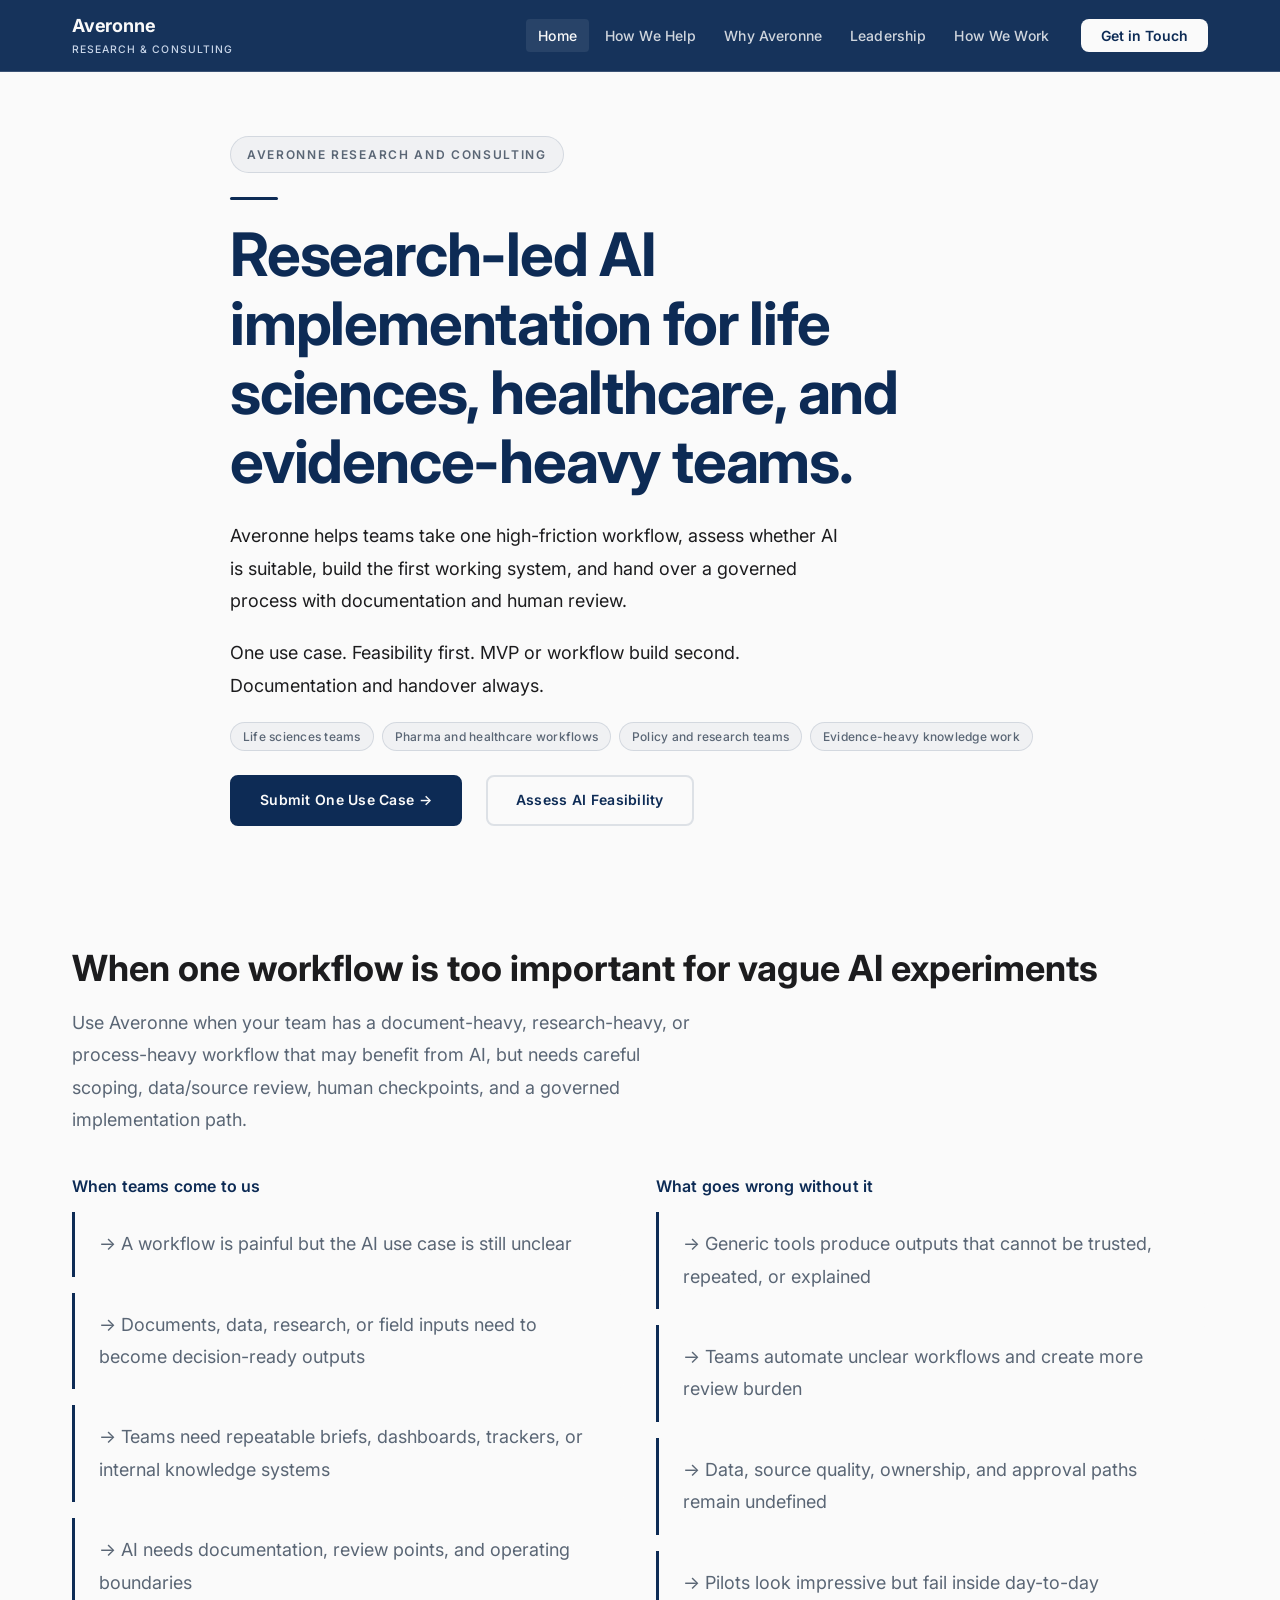
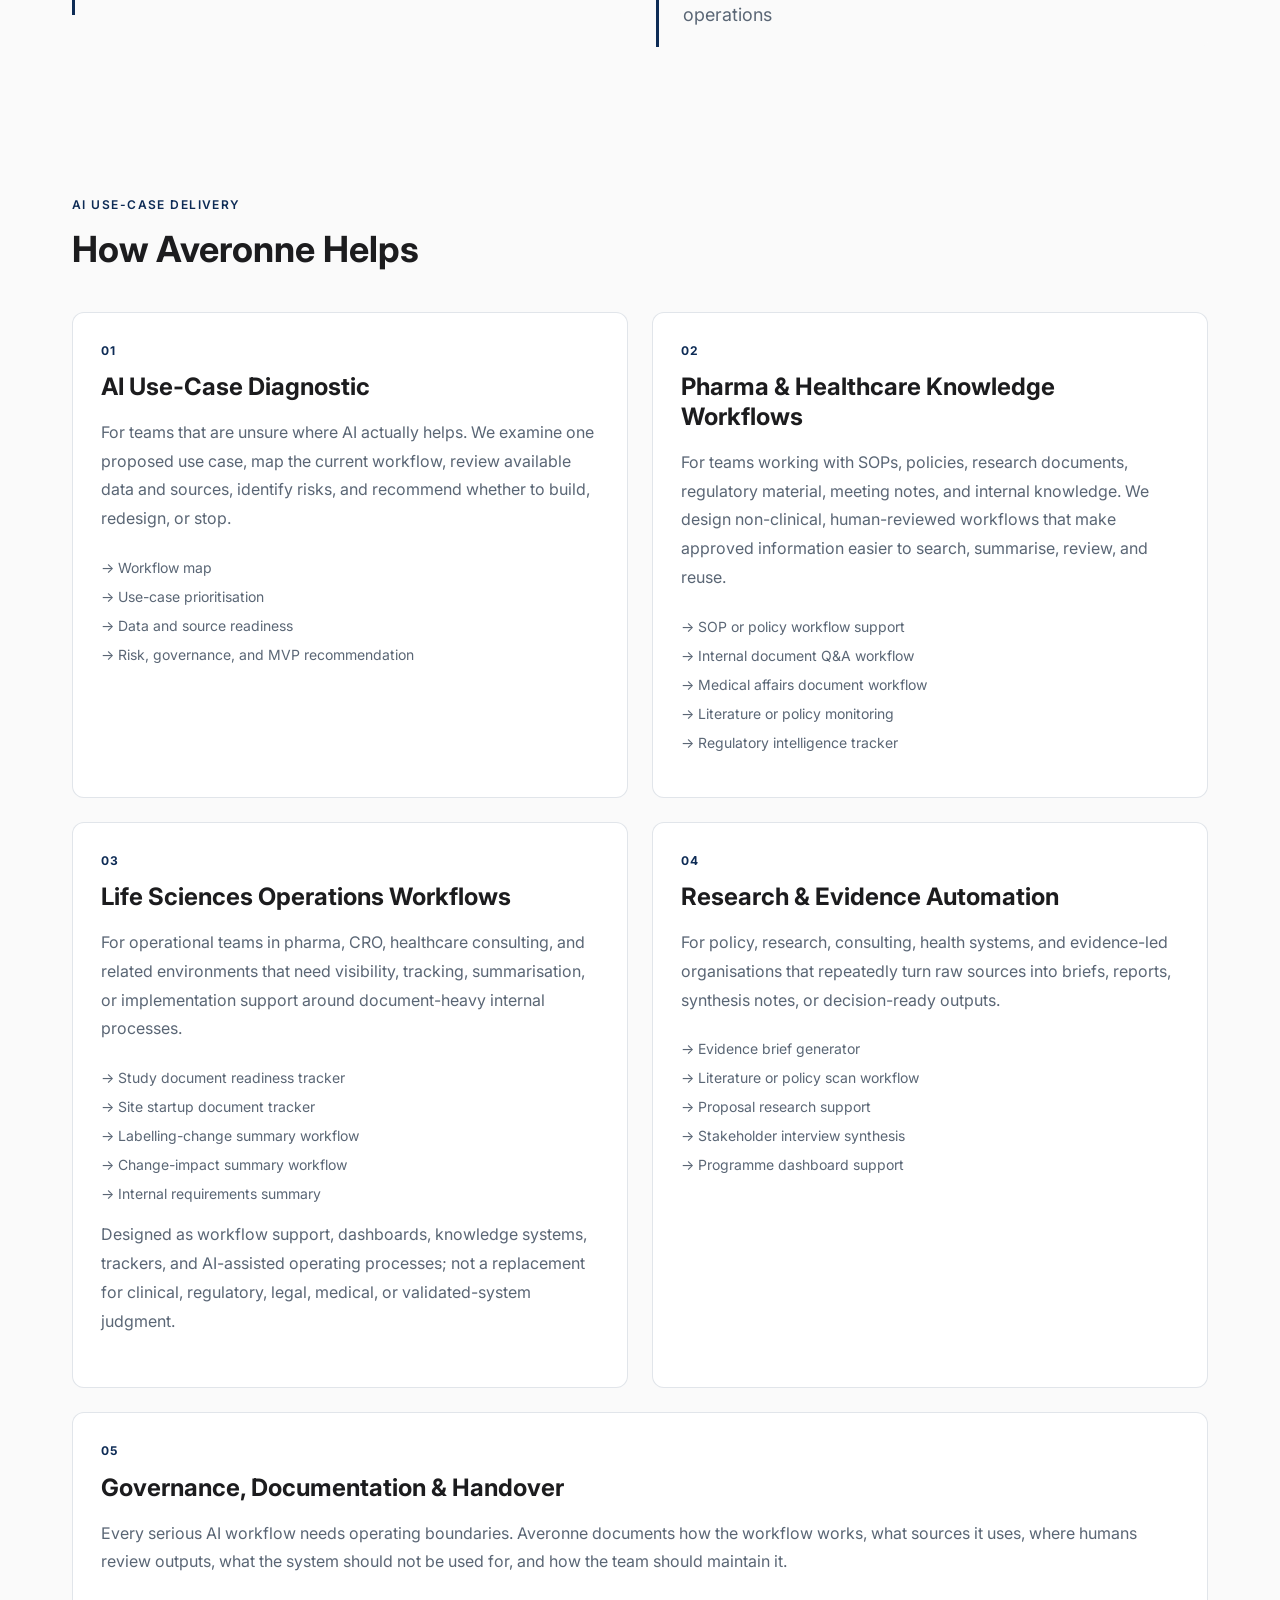
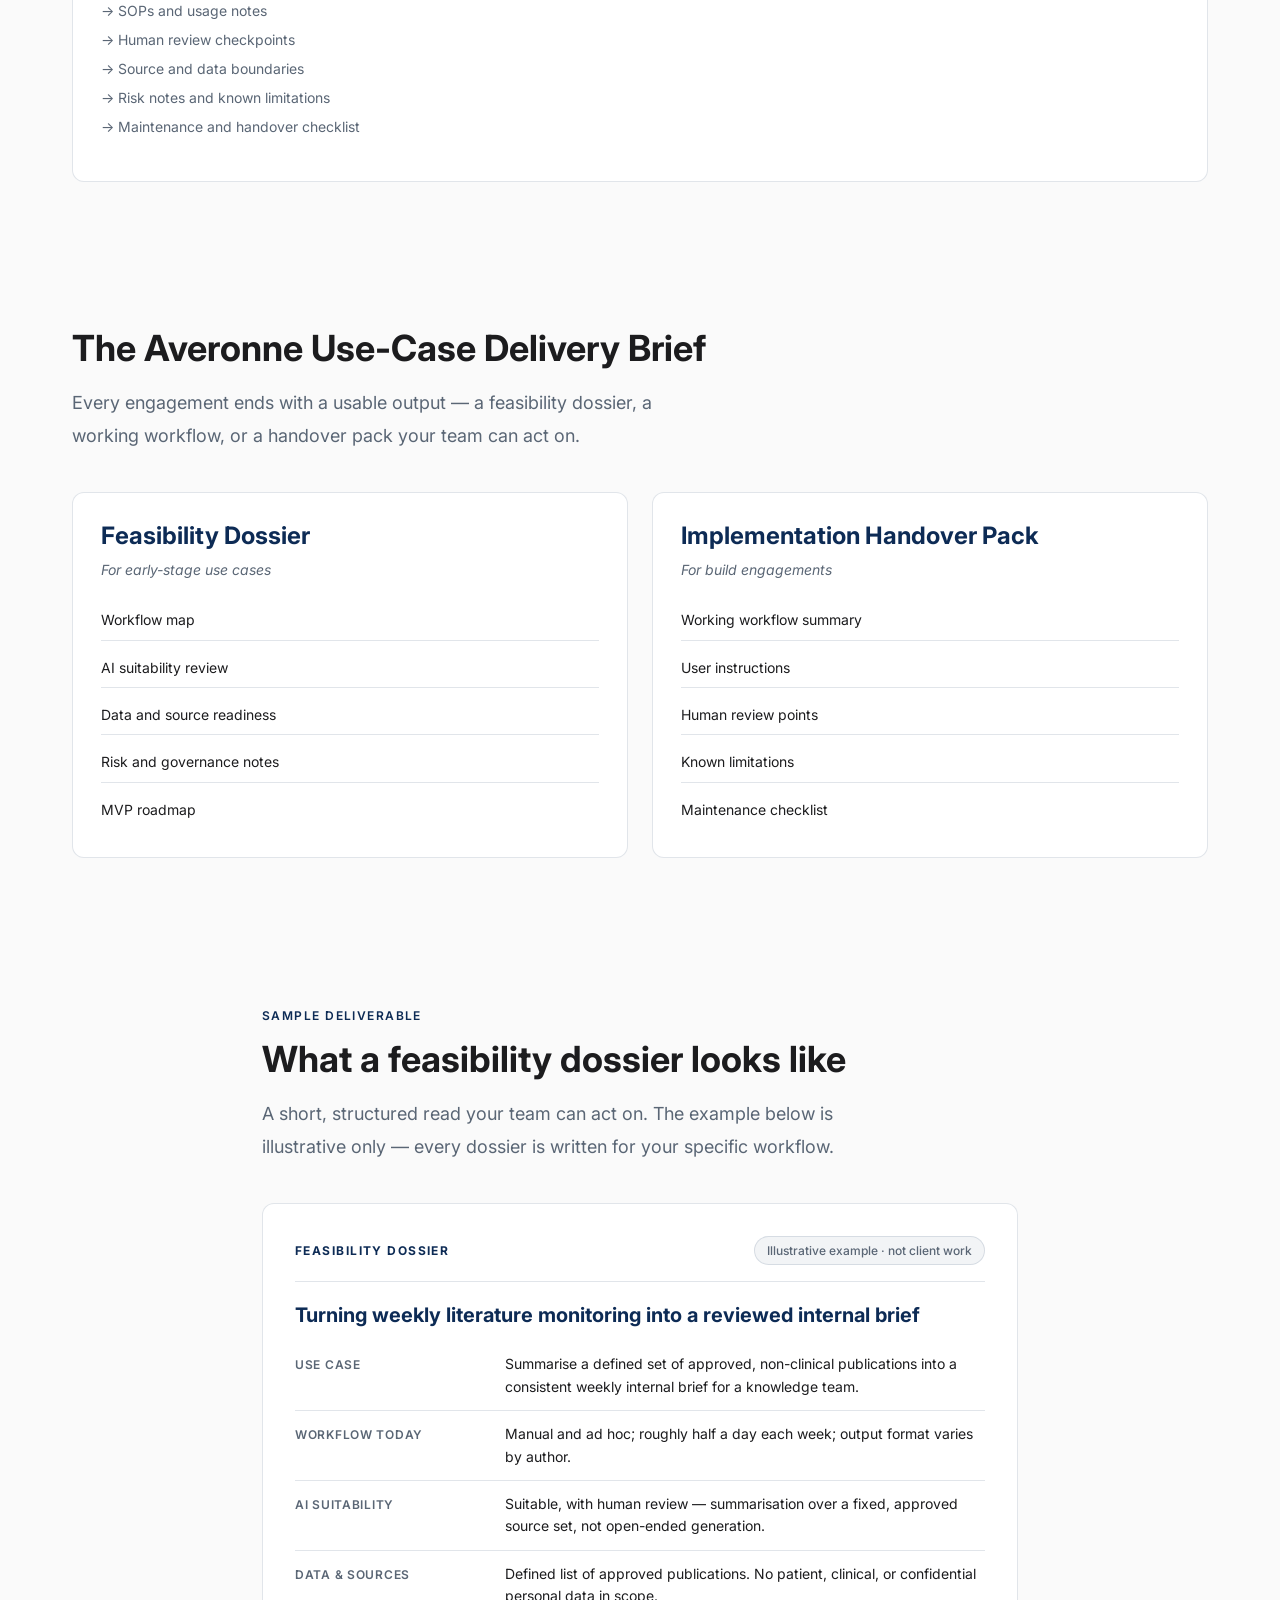
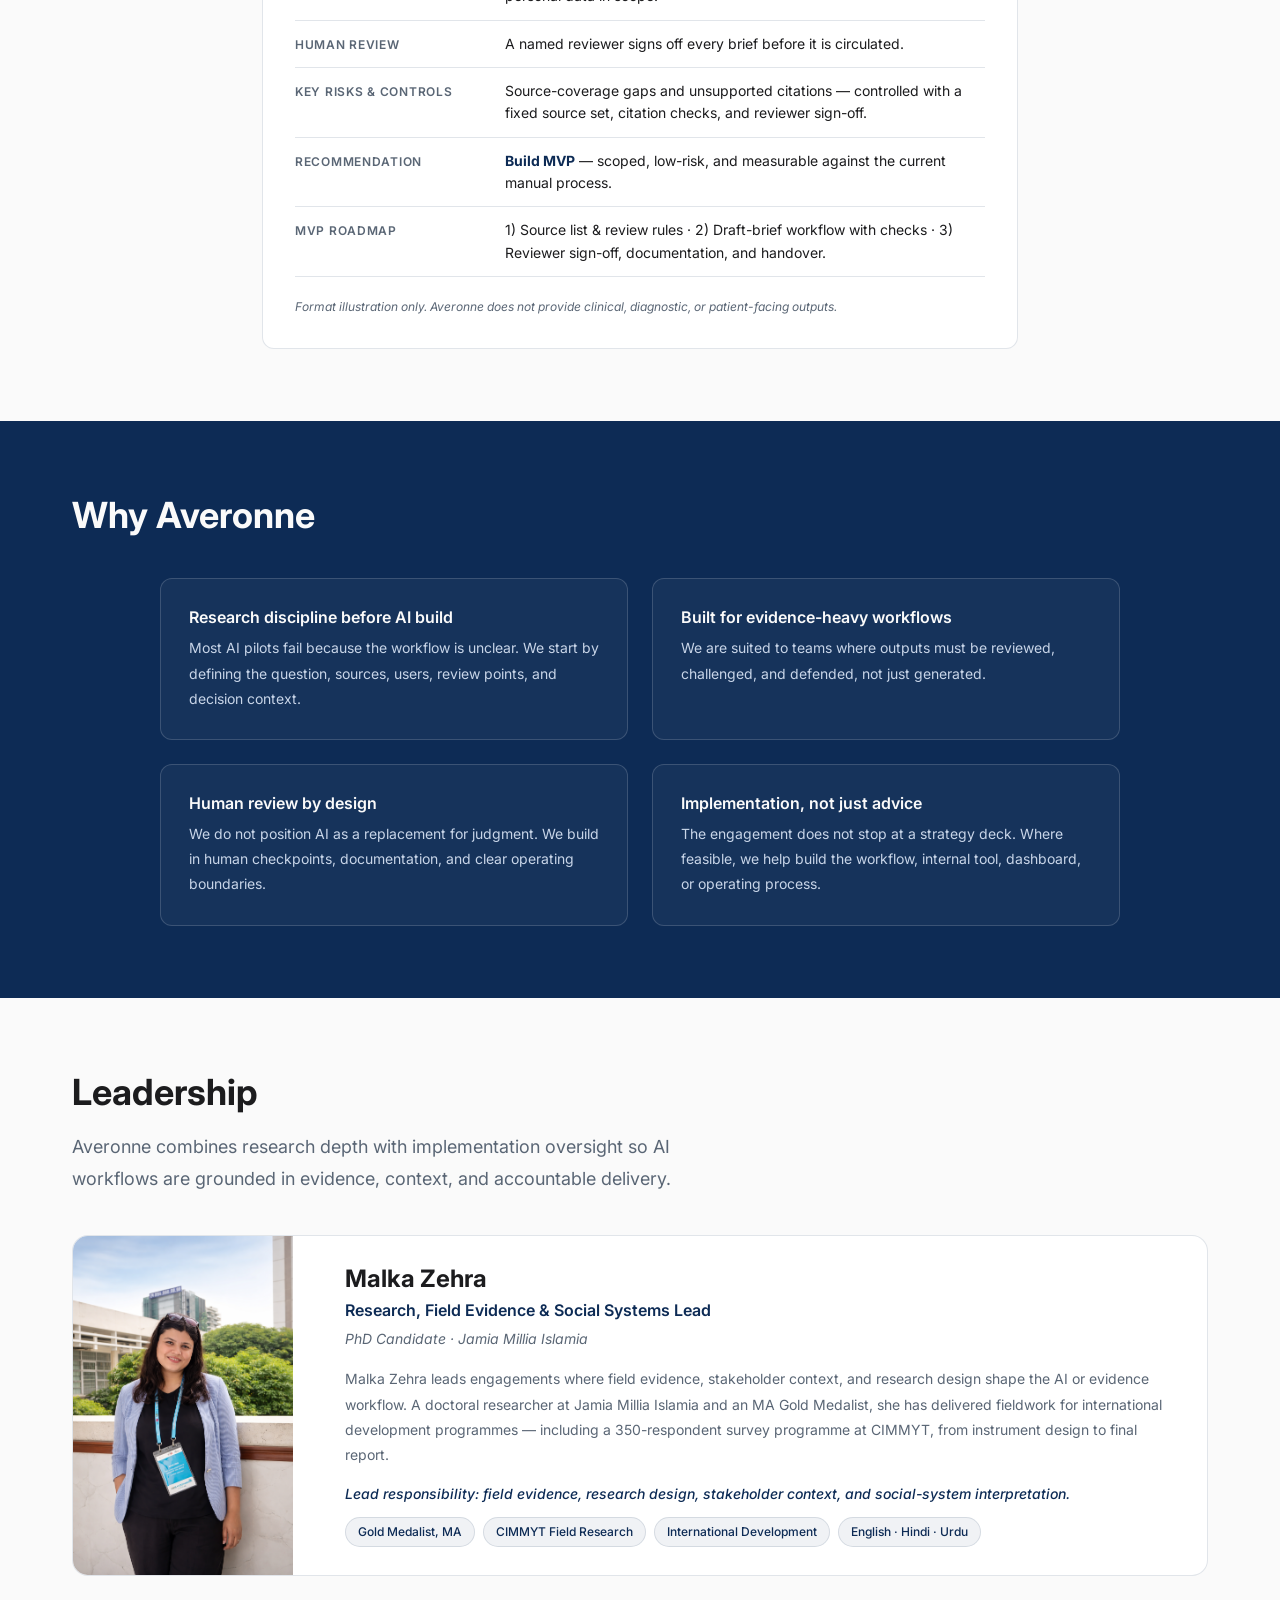
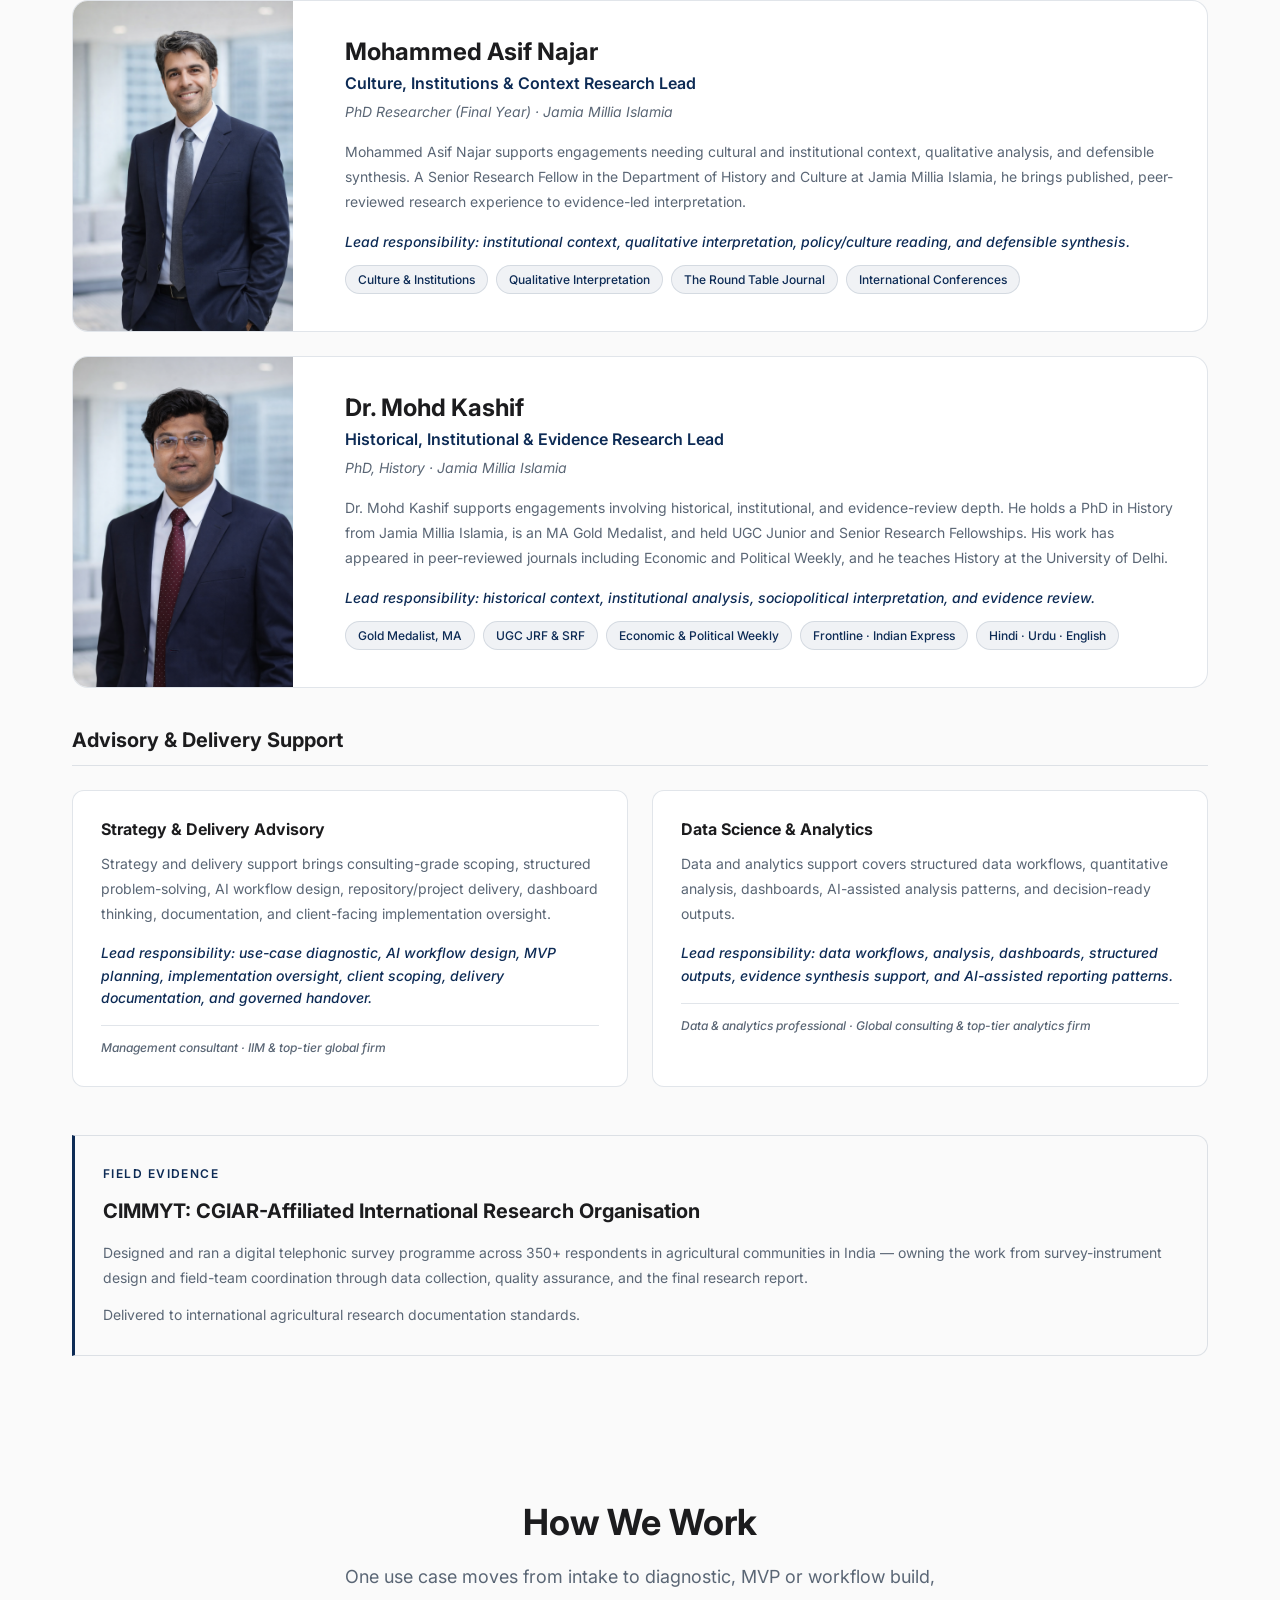
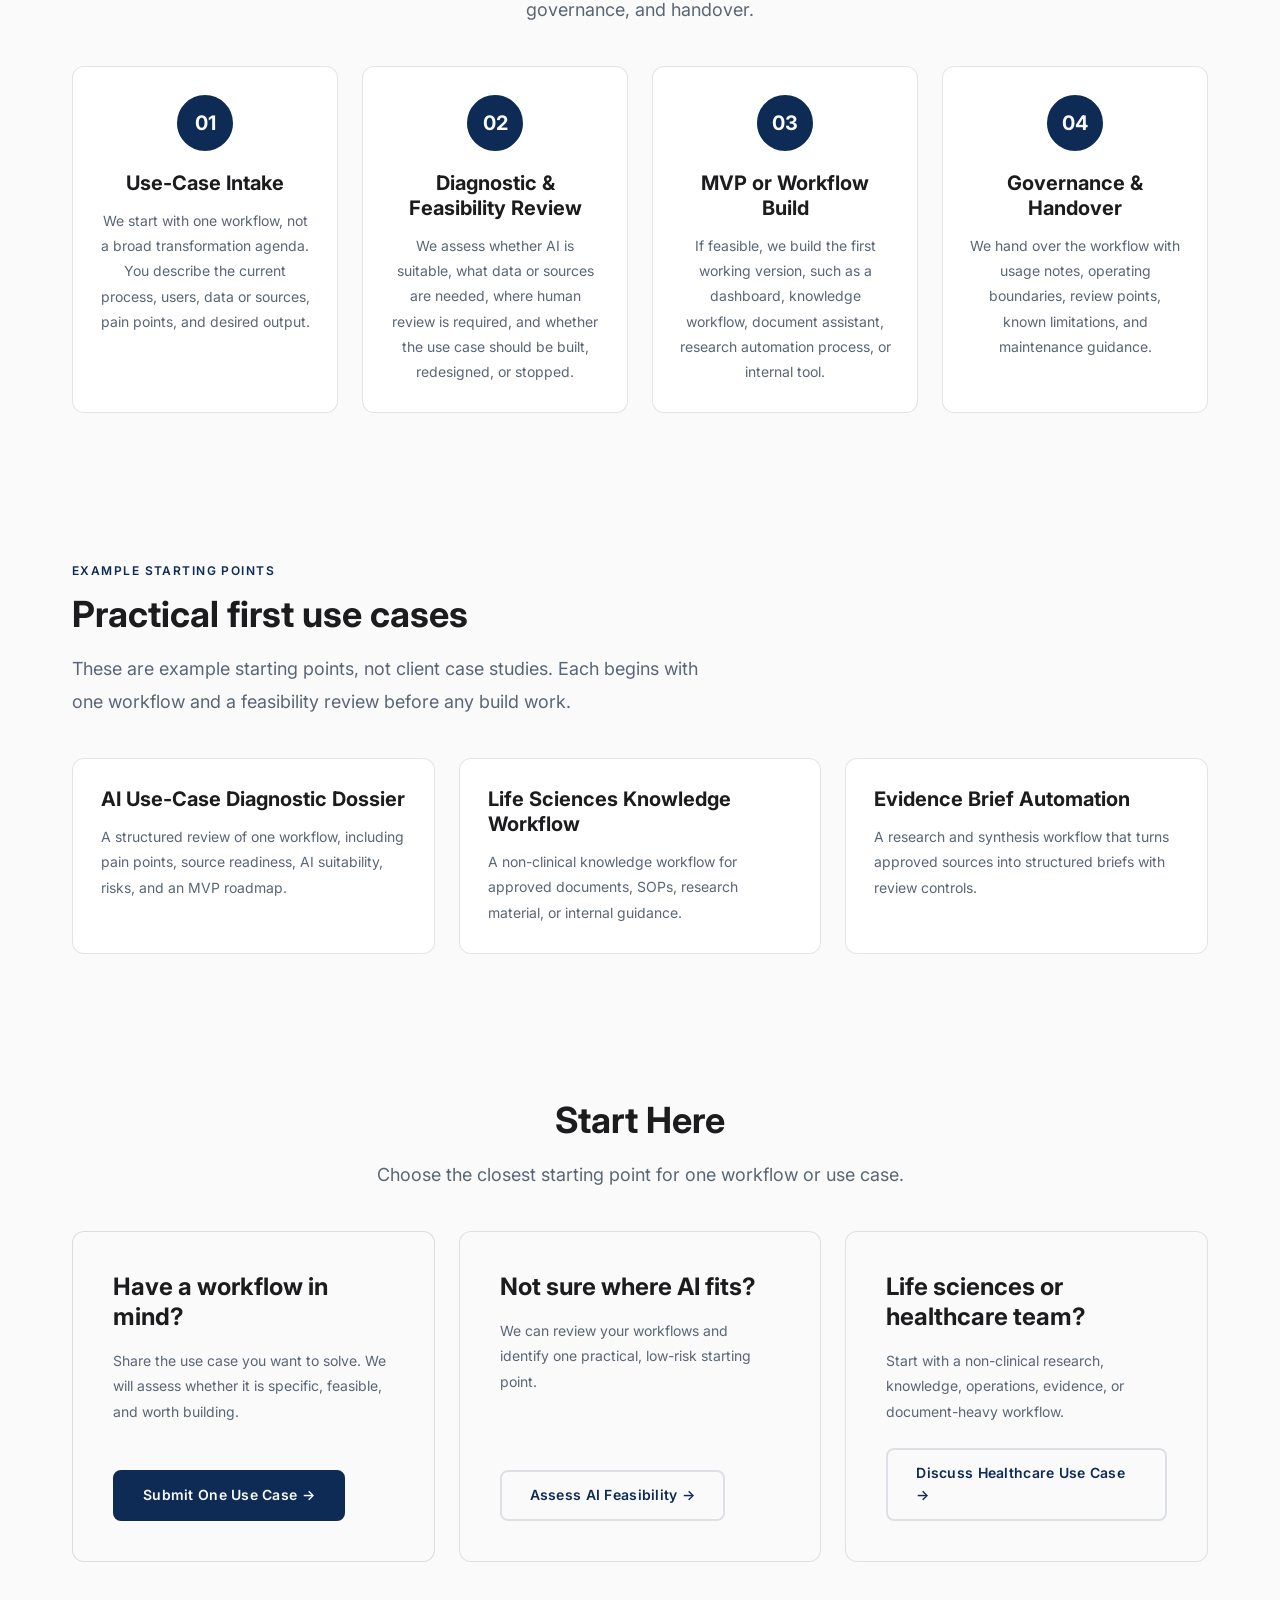
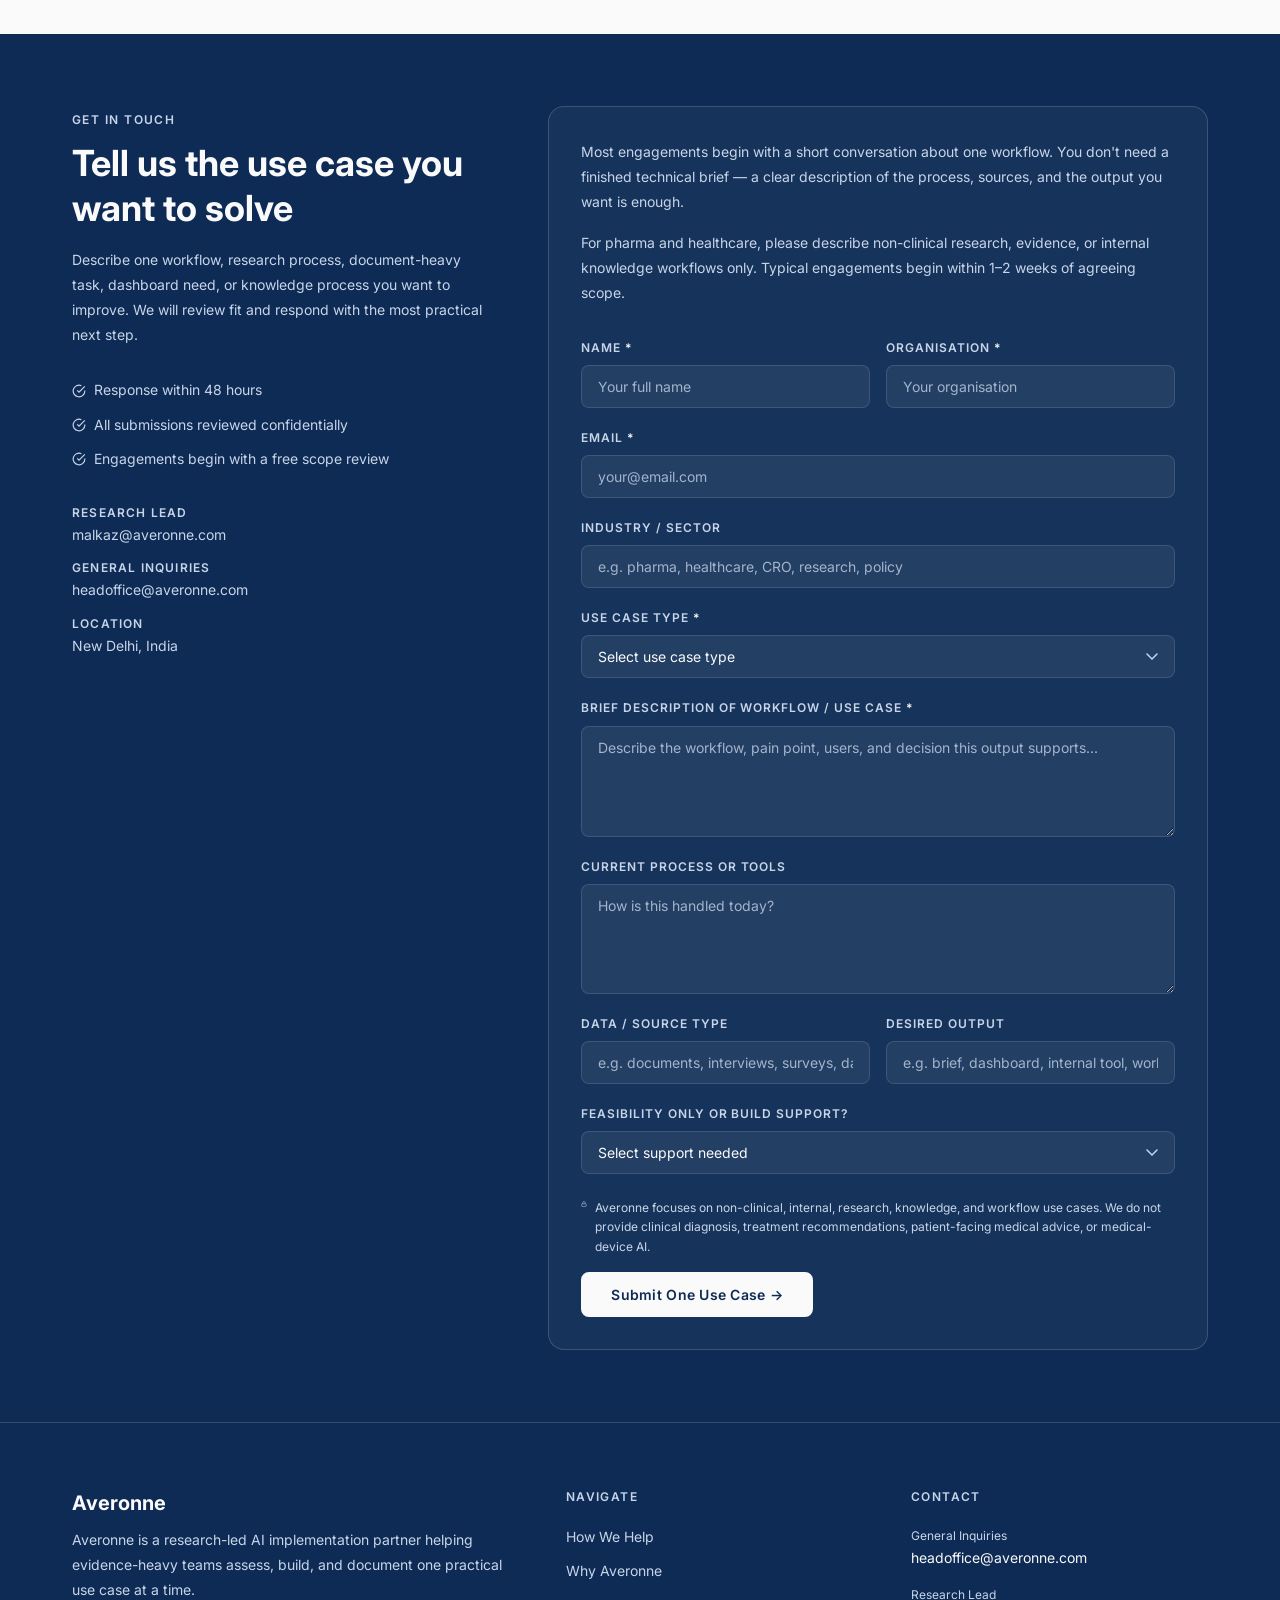
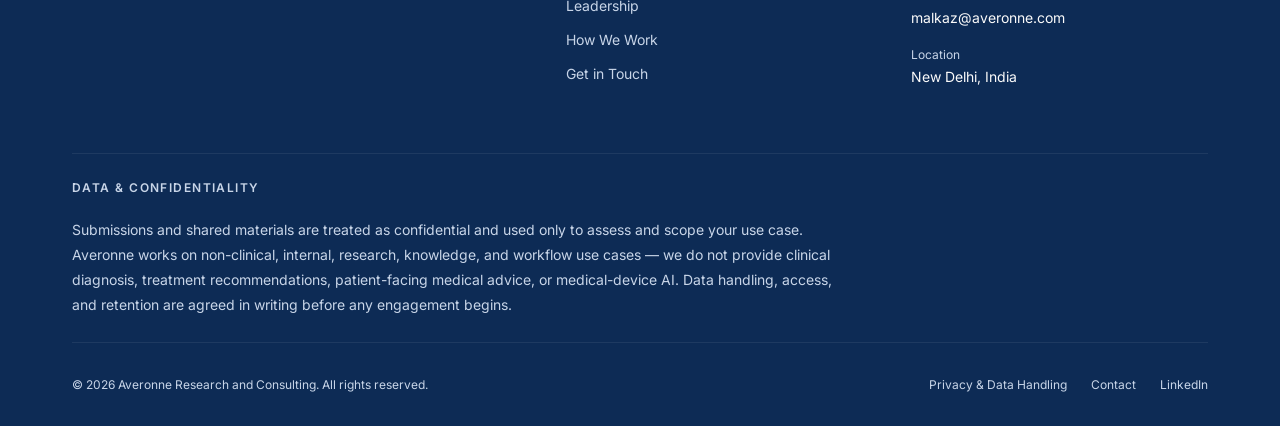
<file: index.html>
<!DOCTYPE html>
<html lang="en">
<head>
  <meta charset="UTF-8" />
  <meta name="viewport" content="width=device-width, initial-scale=1.0" />
  <meta name="description" content="Averonne helps life sciences, healthcare, policy, and evidence-heavy teams assess, build, and document governed AI-enabled workflows one use case at a time." />
  <meta name="robots" content="index, follow" />
  <meta name="keywords" content="AI use case diagnostic, research-led AI implementation, life sciences knowledge workflows, pharma document workflows, healthcare knowledge workflows, evidence synthesis, AI feasibility assessment, AI governance documentation, governed AI workflows" />
  <meta name="theme-color" content="#0D2B55" />
  <meta property="og:title" content="Averonne Research &amp; Consulting | Research-Led AI Implementation" />
  <meta property="og:description" content="Averonne helps evidence-heavy teams turn one operational use case into a governed AI-enabled workflow, from feasibility review to MVP to handover." />
  <meta property="og:type" content="website" />
  <meta property="og:url" content="https://averonne.com/" />
  <meta name="twitter:card" content="summary" />
  <meta name="twitter:title" content="Averonne Research &amp; Consulting | Research-Led AI Implementation" />
  <meta name="twitter:description" content="Averonne helps teams assess, build, and document governed AI-enabled workflows one use case at a time." />
  <title>Averonne Research &amp; Consulting | Research-Led AI Implementation</title>
  <link rel="preconnect" href="https://fonts.googleapis.com" />
  <link rel="preconnect" href="https://fonts.gstatic.com" crossorigin />
  <link href="https://fonts.googleapis.com/css2?family=Inter:wght@400;500;600;700&family=Merriweather:ital,wght@0,400;0,700;1,400&display=swap" rel="stylesheet" />
  <link rel="icon" href="assets/favicon.svg" type="image/svg+xml" />
  <link rel="stylesheet" href="css/styles.css" />
</head>
<body>

  <a href="#main-content" class="skip-link">Skip to content</a>

  <!-- ==========================================================
       NAVIGATION
  ========================================================== -->
  <nav class="nav" role="navigation" aria-label="Main navigation">
    <div class="nav__inner">

      <a href="#home" class="nav__brand" aria-label="Averonne Research and Consulting, Home">
        <span class="nav__brand-name">Averonne</span>
        <span class="nav__brand-tagline">Research &amp; Consulting</span>
      </a>

      <ul class="nav__links" role="list">
        <li><a href="#home" class="nav__link active">Home</a></li>
        <li><a href="#how-we-help" class="nav__link">How We Help</a></li>
        <li><a href="#why-averonne" class="nav__link">Why Averonne</a></li>
        <li><a href="#leadership" class="nav__link">Leadership</a></li>
        <li><a href="#pathway" class="nav__link">How We Work</a></li>
        <li><a href="#contact" class="nav__cta">Get in Touch</a></li>
      </ul>

      <button class="nav__hamburger" id="hamburger" aria-label="Toggle mobile menu" aria-expanded="false">
        <span></span><span></span><span></span>
      </button>

    </div>
  </nav>

  <!-- Mobile menu -->
  <div class="nav__mobile" id="mobile-menu" aria-hidden="true">
    <a href="#home" class="nav__mobile-link">Home</a>
    <a href="#how-we-help" class="nav__mobile-link">How We Help</a>
    <a href="#why-averonne" class="nav__mobile-link">Why Averonne</a>
    <a href="#leadership" class="nav__mobile-link">Leadership</a>
    <a href="#pathway" class="nav__mobile-link">How We Work</a>
    <a href="#contact" class="nav__mobile-cta">Get in Touch</a>
  </div>

  <main id="main-content" tabindex="-1">


  <!-- ==========================================================
       SECTION 1 - HERO
  ========================================================== -->
  <section id="home" class="hero">
    <div class="hero__inner">

      <div class="hero__label">
        Averonne Research and Consulting
      </div>

      <div class="hero__divider"></div>

      <h1 class="hero__headline">
        Research-led AI implementation for life sciences, healthcare, and evidence-heavy teams.
      </h1>

      <p class="hero__subheadline">
        Averonne helps teams take one high-friction workflow, assess whether AI is suitable, build the first working system, and hand over a governed process with documentation and human review.
      </p>
      <p class="hero__subheadline">
        One use case. Feasibility first. MVP or workflow build second. Documentation and handover always.
      </p>

      <div class="hero__audience-bar">
        <span class="audience-pill">Life sciences teams</span>
        <span class="audience-pill">Pharma and healthcare workflows</span>
        <span class="audience-pill">Policy and research teams</span>
        <span class="audience-pill">Evidence-heavy knowledge work</span>
      </div>

      <div class="hero__actions">
        <a href="#contact" class="btn btn--primary use-case-cta" data-type="ai-use-case-diagnostic">Submit One Use Case &rarr;</a>
        <a href="#contact" class="btn btn--outline use-case-cta" data-type="not-sure">Assess AI Feasibility</a>
      </div>

    </div>
  </section>


  <!-- ==========================================================
       SECTION - WHEN YOU NEED AVERONNE
  ========================================================== -->
  <section id="when-you-need" class="section when-you-need">
    <div class="container">

      <header class="section-header">
        <h2 class="section-heading">When one workflow is too important for vague AI experiments</h2>
        <p class="section-intro">
          Use Averonne when your team has a document-heavy, research-heavy, or process-heavy workflow that may benefit from AI, but needs careful scoping, data/source review, human checkpoints, and a governed implementation path.
        </p>
      </header>

      <div class="problem-cols">

        <div class="problem-col">
          <h3 class="problem-col__heading">When teams come to us</h3>
          <div class="trigger-list">
            <div class="trigger-item">&rarr; A workflow is painful but the AI use case is still unclear</div>
            <div class="trigger-item">&rarr; Documents, data, research, or field inputs need to become decision-ready outputs</div>
            <div class="trigger-item">&rarr; Teams need repeatable briefs, dashboards, trackers, or internal knowledge systems</div>
            <div class="trigger-item">&rarr; AI needs documentation, review points, and operating boundaries</div>
          </div>
        </div>

        <div class="problem-col">
          <h3 class="problem-col__heading">What goes wrong without it</h3>
          <div class="trigger-list">
            <div class="trigger-item">&rarr; Generic tools produce outputs that cannot be trusted, repeated, or explained</div>
            <div class="trigger-item">&rarr; Teams automate unclear workflows and create more review burden</div>
            <div class="trigger-item">&rarr; Data, source quality, ownership, and approval paths remain undefined</div>
            <div class="trigger-item">&rarr; Pilots look impressive but fail inside day-to-day operations</div>
          </div>
        </div>

      </div>

    </div>
  </section>


  <!-- ==========================================================
       SECTION 2 - HOW AVERONNE HELPS
  ========================================================== -->
  <section id="how-we-help" class="section how-we-help-section">
    <div class="container">

      <header class="section-header">
        <span class="section-label">AI Use-Case Delivery</span>
        <h2 class="section-heading">How Averonne Helps</h2>
      </header>

      <div class="area-cards area-cards--four">

        <!-- Service 01 - AI Use-Case Diagnostic -->
        <div class="area-card">
          <div class="area-card__number">01</div>
          <h3 class="area-card__title">AI Use-Case Diagnostic</h3>
          <p class="area-card__body">
            For teams that are unsure where AI actually helps. We examine one proposed use case, map the current workflow, review available data and sources, identify risks, and recommend whether to build, redesign, or stop.
          </p>
          <div class="area-card__outputs">
            <div class="area-card__output">&rarr; Workflow map</div>
            <div class="area-card__output">&rarr; Use-case prioritisation</div>
            <div class="area-card__output">&rarr; Data and source readiness</div>
            <div class="area-card__output">&rarr; Risk, governance, and MVP recommendation</div>
          </div>
        </div>

        <!-- Service 02 - Pharma & Healthcare Knowledge Workflows -->
        <div class="area-card">
          <div class="area-card__number">02</div>
          <h3 class="area-card__title">Pharma &amp; Healthcare Knowledge Workflows</h3>
          <p class="area-card__body">
            For teams working with SOPs, policies, research documents, regulatory material, meeting notes, and internal knowledge. We design non-clinical, human-reviewed workflows that make approved information easier to search, summarise, review, and reuse.
          </p>
          <div class="area-card__outputs">
            <div class="area-card__output">&rarr; SOP or policy workflow support</div>
            <div class="area-card__output">&rarr; Internal document Q&amp;A workflow</div>
            <div class="area-card__output">&rarr; Medical affairs document workflow</div>
            <div class="area-card__output">&rarr; Literature or policy monitoring</div>
            <div class="area-card__output">&rarr; Regulatory intelligence tracker</div>
          </div>
        </div>

        <!-- Service 03 - Research & Evidence Automation -->
        <div class="area-card">
          <div class="area-card__number">03</div>
          <h3 class="area-card__title">Life Sciences Operations Workflows</h3>
          <p class="area-card__body">
            For operational teams in pharma, CRO, healthcare consulting, and related environments that need visibility, tracking, summarisation, or implementation support around document-heavy internal processes.
          </p>
          <div class="area-card__outputs">
            <div class="area-card__output">&rarr; Study document readiness tracker</div>
            <div class="area-card__output">&rarr; Site startup document tracker</div>
            <div class="area-card__output">&rarr; Labelling-change summary workflow</div>
            <div class="area-card__output">&rarr; Change-impact summary workflow</div>
            <div class="area-card__output">&rarr; Internal requirements summary</div>
          </div>
          <p class="area-card__body area-card__body--note">
            Designed as workflow support, dashboards, knowledge systems, trackers, and AI-assisted operating processes; not a replacement for clinical, regulatory, legal, medical, or validated-system judgment.
          </p>
        </div>

        <!-- Service 04 - Pharma & Healthcare Intelligence Workflows -->
        <div class="area-card">
          <div class="area-card__number">04</div>
          <h3 class="area-card__title">Research &amp; Evidence Automation</h3>
          <p class="area-card__body">
            For policy, research, consulting, health systems, and evidence-led organisations that repeatedly turn raw sources into briefs, reports, synthesis notes, or decision-ready outputs.
          </p>
          <div class="area-card__outputs">
            <div class="area-card__output">&rarr; Evidence brief generator</div>
            <div class="area-card__output">&rarr; Literature or policy scan workflow</div>
            <div class="area-card__output">&rarr; Proposal research support</div>
            <div class="area-card__output">&rarr; Stakeholder interview synthesis</div>
            <div class="area-card__output">&rarr; Programme dashboard support</div>
          </div>
        </div>

        <div class="area-card area-card--wide">
          <div class="area-card__number">05</div>
          <h3 class="area-card__title">Governance, Documentation &amp; Handover</h3>
          <p class="area-card__body">
            Every serious AI workflow needs operating boundaries. Averonne documents how the workflow works, what sources it uses, where humans review outputs, what the system should not be used for, and how the team should maintain it.
          </p>
          <div class="area-card__outputs">
            <div class="area-card__output">&rarr; SOPs and usage notes</div>
            <div class="area-card__output">&rarr; Human review checkpoints</div>
            <div class="area-card__output">&rarr; Source and data boundaries</div>
            <div class="area-card__output">&rarr; Risk notes and known limitations</div>
            <div class="area-card__output">&rarr; Maintenance and handover checklist</div>
          </div>
        </div>

      </div><!-- /.area-cards -->
    </div>
  </section>


  <!-- ==========================================================
       SECTION - THE AVERONNE RESEARCH BRIEF
  ========================================================== -->
  <section id="research-brief" class="section research-brief">
    <div class="container">

      <header class="section-header">
        <h2 class="section-heading">The Averonne Use-Case Delivery Brief</h2>
        <p class="section-intro">
          Every engagement ends with a usable output &mdash; a feasibility dossier, a working workflow, or a handover pack your team can act on.
        </p>
      </header>

      <div class="brief-cards">

        <div class="brief-card">
          <h3 class="brief-card__title">Feasibility Dossier</h3>
          <p class="brief-card__scope">For early-stage use cases</p>
          <div class="brief-card__items">
            <span class="brief-card__item">Workflow map</span>
            <span class="brief-card__item">AI suitability review</span>
            <span class="brief-card__item">Data and source readiness</span>
            <span class="brief-card__item">Risk and governance notes</span>
            <span class="brief-card__item">MVP roadmap</span>
          </div>
        </div>

        <div class="brief-card">
          <h3 class="brief-card__title">Implementation Handover Pack</h3>
          <p class="brief-card__scope">For build engagements</p>
          <div class="brief-card__items">
            <span class="brief-card__item">Working workflow summary</span>
            <span class="brief-card__item">User instructions</span>
            <span class="brief-card__item">Human review points</span>
            <span class="brief-card__item">Known limitations</span>
            <span class="brief-card__item">Maintenance checklist</span>
          </div>
        </div>

      </div>

    </div>
  </section>


  <!-- ==========================================================
       SECTION - SAMPLE DELIVERABLE (ILLUSTRATIVE)
  ========================================================== -->
  <section id="sample-dossier" class="section sample-dossier">
    <div class="container container--narrow">

      <header class="section-header">
        <span class="section-label">Sample Deliverable</span>
        <h2 class="section-heading">What a feasibility dossier looks like</h2>
        <p class="section-intro">
          A short, structured read your team can act on. The example below is illustrative only &mdash; every dossier is written for your specific workflow.
        </p>
      </header>

      <article class="dossier" aria-label="Illustrative feasibility dossier">
        <div class="dossier__head">
          <div class="dossier__doc-label">Feasibility Dossier</div>
          <span class="dossier__badge">Illustrative example &middot; not client work</span>
        </div>

        <h3 class="dossier__title">Turning weekly literature monitoring into a reviewed internal brief</h3>

        <dl class="dossier__rows">
          <div class="dossier__row">
            <dt class="dossier__key">Use case</dt>
            <dd class="dossier__val">Summarise a defined set of approved, non-clinical publications into a consistent weekly internal brief for a knowledge team.</dd>
          </div>
          <div class="dossier__row">
            <dt class="dossier__key">Workflow today</dt>
            <dd class="dossier__val">Manual and ad hoc; roughly half a day each week; output format varies by author.</dd>
          </div>
          <div class="dossier__row">
            <dt class="dossier__key">AI suitability</dt>
            <dd class="dossier__val">Suitable, with human review &mdash; summarisation over a fixed, approved source set, not open-ended generation.</dd>
          </div>
          <div class="dossier__row">
            <dt class="dossier__key">Data &amp; sources</dt>
            <dd class="dossier__val">Defined list of approved publications. No patient, clinical, or confidential personal data in scope.</dd>
          </div>
          <div class="dossier__row">
            <dt class="dossier__key">Human review</dt>
            <dd class="dossier__val">A named reviewer signs off every brief before it is circulated.</dd>
          </div>
          <div class="dossier__row">
            <dt class="dossier__key">Key risks &amp; controls</dt>
            <dd class="dossier__val">Source-coverage gaps and unsupported citations &mdash; controlled with a fixed source set, citation checks, and reviewer sign-off.</dd>
          </div>
          <div class="dossier__row">
            <dt class="dossier__key">Recommendation</dt>
            <dd class="dossier__val"><span class="dossier__verdict">Build MVP</span> &mdash; scoped, low-risk, and measurable against the current manual process.</dd>
          </div>
          <div class="dossier__row">
            <dt class="dossier__key">MVP roadmap</dt>
            <dd class="dossier__val">1) Source list &amp; review rules &middot; 2) Draft-brief workflow with checks &middot; 3) Reviewer sign-off, documentation, and handover.</dd>
          </div>
        </dl>

        <p class="dossier__foot">Format illustration only. Averonne does not provide clinical, diagnostic, or patient-facing outputs.</p>
      </article>

    </div>
  </section>


  <!-- ==========================================================
       SECTION 5 - WHY AVERONNE
  ========================================================== -->
  <section id="why-averonne" class="section section--dark">
    <div class="container">

      <header class="section-header">
        <h2 class="section-heading">Why Averonne</h2>
      </header>

      <div class="feature-grid feature-grid--2x2">

        <div class="feature-card">
          <h3 class="feature-card__title">Research discipline before AI build</h3>
          <p class="feature-card__body">Most AI pilots fail because the workflow is unclear. We start by defining the question, sources, users, review points, and decision context.</p>
        </div>

        <div class="feature-card">
          <h3 class="feature-card__title">Built for evidence-heavy workflows</h3>
          <p class="feature-card__body">We are suited to teams where outputs must be reviewed, challenged, and defended, not just generated.</p>
        </div>

        <div class="feature-card">
          <h3 class="feature-card__title">Human review by design</h3>
          <p class="feature-card__body">We do not position AI as a replacement for judgment. We build in human checkpoints, documentation, and clear operating boundaries.</p>
        </div>

        <div class="feature-card">
          <h3 class="feature-card__title">Implementation, not just advice</h3>
          <p class="feature-card__body">The engagement does not stop at a strategy deck. Where feasible, we help build the workflow, internal tool, dashboard, or operating process.</p>
        </div>

      </div>
    </div>
  </section>


  <!-- ==========================================================
       SECTION - LEADERSHIP
  ========================================================== -->
  <section id="leadership" class="section leadership">
    <div class="container">

      <header class="section-header">
        <h2 class="section-heading">Leadership</h2>
        <p class="section-intro" style="color: var(--color-text-secondary);">
          Averonne combines research depth with implementation oversight so AI workflows are grounded in evidence, context, and accountable delivery.
        </p>
      </header>

      <!-- Tier 1: Research Leadership - Named Profiles -->
      <div class="leadership-profiles">

        <!-- -- Malka Zehra -- -->
        <article class="leader-profile">
          <div class="leader-profile__photo-wrap">
            <img src="assets/images/malka-zehra.png" alt="Malka Zehra, Research, Field Evidence and Social Systems Lead" class="leader-profile__photo" />
          </div>
          <div class="leader-profile__content">
            <h3 class="leader-profile__name">Malka Zehra</h3>
            <div class="leader-profile__role">Research, Field Evidence &amp; Social Systems Lead</div>
            <div class="leader-profile__affiliation">PhD Candidate &middot; Jamia Millia Islamia</div>
            <p class="leader-profile__bio">
              Malka Zehra leads engagements where field evidence, stakeholder context, and research design shape the AI or evidence workflow. A doctoral researcher at Jamia Millia Islamia and an MA Gold Medalist, she has delivered fieldwork for international development programmes &mdash; including a 350-respondent survey programme at CIMMYT, from instrument design to final report.
            </p>
            <p class="leader-profile__scope">Lead responsibility: field evidence, research design, stakeholder context, and social-system interpretation.</p>
            <div class="leader-profile__tags">
              <span class="leader-tag">Gold Medalist, MA</span>
              <span class="leader-tag">CIMMYT Field Research</span>
              <span class="leader-tag">International Development</span>
              <span class="leader-tag">English &middot; Hindi &middot; Urdu</span>
            </div>
          </div>
        </article>

        <!-- -- Mohammed Asif Najar -- -->
        <article class="leader-profile">
          <div class="leader-profile__photo-wrap">
            <img src="assets/images/Asif.png" alt="Mohammed Asif Najar, Culture, Institutions and Context Research Lead" class="leader-profile__photo" />
          </div>
          <div class="leader-profile__content">
            <h3 class="leader-profile__name">Mohammed Asif Najar</h3>
            <div class="leader-profile__role">Culture, Institutions &amp; Context Research Lead</div>
            <div class="leader-profile__affiliation">PhD Researcher (Final Year) &middot; Jamia Millia Islamia</div>
            <p class="leader-profile__bio">
              Mohammed Asif Najar supports engagements needing cultural and institutional context, qualitative analysis, and defensible synthesis. A Senior Research Fellow in the Department of History and Culture at Jamia Millia Islamia, he brings published, peer-reviewed research experience to evidence-led interpretation.
            </p>
            <p class="leader-profile__scope">Lead responsibility: institutional context, qualitative interpretation, policy/culture reading, and defensible synthesis.</p>
            <div class="leader-profile__tags">
              <span class="leader-tag">Culture &amp; Institutions</span>
              <span class="leader-tag">Qualitative Interpretation</span>
              <span class="leader-tag">The Round Table Journal</span>
              <span class="leader-tag">International Conferences</span>
            </div>
          </div>
        </article>

        <!-- -- Dr. Mohd Kashif -- -->
        <article class="leader-profile">
          <div class="leader-profile__photo-wrap">
            <img src="assets/images/kashif.png" alt="Dr. Mohd Kashif, Historical, Institutional and Evidence Research Lead" class="leader-profile__photo" />
          </div>
          <div class="leader-profile__content">
            <h3 class="leader-profile__name">Dr. Mohd Kashif</h3>
            <div class="leader-profile__role">Historical, Institutional &amp; Evidence Research Lead</div>
            <div class="leader-profile__affiliation">PhD, History &middot; Jamia Millia Islamia</div>
            <p class="leader-profile__bio">
              Dr. Mohd Kashif supports engagements involving historical, institutional, and evidence-review depth. He holds a PhD in History from Jamia Millia Islamia, is an MA Gold Medalist, and held UGC Junior and Senior Research Fellowships. His work has appeared in peer-reviewed journals including Economic and Political Weekly, and he teaches History at the University of Delhi.
            </p>
            <p class="leader-profile__scope">Lead responsibility: historical context, institutional analysis, sociopolitical interpretation, and evidence review.</p>
            <div class="leader-profile__tags">
              <span class="leader-tag">Gold Medalist, MA</span>
              <span class="leader-tag">UGC JRF &amp; SRF</span>
              <span class="leader-tag">Economic &amp; Political Weekly</span>
              <span class="leader-tag">Frontline &middot; Indian Express</span>
              <span class="leader-tag">Hindi &middot; Urdu &middot; English</span>
            </div>
          </div>
        </article>

      </div><!-- /.leadership-profiles -->

      <!-- Tier 2: Advisory & Delivery Support -->
      <div class="advisory-section">
        <h3 class="advisory-section__heading">Advisory &amp; Delivery Support</h3>
        <div class="advisory-grid">

          <article class="advisory-card">
            <h4 class="advisory-card__title">Strategy &amp; Delivery Advisory</h4>
            <p class="advisory-card__body">
              Strategy and delivery support brings consulting-grade scoping, structured problem-solving, AI workflow design, repository/project delivery, dashboard thinking, documentation, and client-facing implementation oversight.
            </p>
            <p class="advisory-card__lead">Lead responsibility: use-case diagnostic, AI workflow design, MVP planning, implementation oversight, client scoping, delivery documentation, and governed handover.</p>
            <div class="advisory-card__meta">Management consultant &middot; IIM &amp; top-tier global firm</div>
          </article>

          <article class="advisory-card">
            <h4 class="advisory-card__title">Data Science &amp; Analytics</h4>
            <p class="advisory-card__body">
              Data and analytics support covers structured data workflows, quantitative analysis, dashboards, AI-assisted analysis patterns, and decision-ready outputs.
            </p>
            <p class="advisory-card__lead">Lead responsibility: data workflows, analysis, dashboards, structured outputs, evidence synthesis support, and AI-assisted reporting patterns.</p>
            <div class="advisory-card__meta">Data &amp; analytics professional &middot; Global consulting &amp; top-tier analytics firm</div>
          </article>

        </div>
      </div>

      <!-- CIMMYT Evidence Block -->
      <div class="evidence-block">
        <div class="evidence-block__label">Field Evidence</div>
        <h4 class="evidence-block__org">CIMMYT: CGIAR-Affiliated International Research Organisation</h4>
        <p class="evidence-block__body">
          Designed and ran a digital telephonic survey programme across 350+ respondents in agricultural communities in India &mdash; owning the work from survey-instrument design and field-team coordination through data collection, quality assurance, and the final research report.
        </p>
        <p class="evidence-block__body">
          Delivered to international agricultural research documentation standards.
        </p>
      </div>

    </div>
  </section>


  <!-- ==========================================================
       SECTION - HOW WE WORK
  ========================================================== -->
  <section id="pathway" class="section pathway">
    <div class="container">

      <header class="section-header" style="text-align:center;">
        <h2 class="section-heading">How We Work</h2>
        <p class="section-intro" style="margin: 0 auto;">
          One use case moves from intake to diagnostic, MVP or workflow build, governance, and handover.
        </p>
      </header>

      <div class="pathway-steps">

        <div class="pathway-step">
          <div class="pathway-step__number">01</div>
          <h3 class="pathway-step__title">Use-Case Intake</h3>
          <p class="pathway-step__body">We start with one workflow, not a broad transformation agenda. You describe the current process, users, data or sources, pain points, and desired output.</p>
        </div>

        <div class="pathway-step">
          <div class="pathway-step__number">02</div>
          <h3 class="pathway-step__title">Diagnostic &amp; Feasibility Review</h3>
          <p class="pathway-step__body">We assess whether AI is suitable, what data or sources are needed, where human review is required, and whether the use case should be built, redesigned, or stopped.</p>
        </div>

        <div class="pathway-step">
          <div class="pathway-step__number">03</div>
          <h3 class="pathway-step__title">MVP or Workflow Build</h3>
          <p class="pathway-step__body">If feasible, we build the first working version, such as a dashboard, knowledge workflow, document assistant, research automation process, or internal tool.</p>
        </div>

        <div class="pathway-step">
          <div class="pathway-step__number">04</div>
          <h3 class="pathway-step__title">Governance &amp; Handover</h3>
          <p class="pathway-step__body">We hand over the workflow with usage notes, operating boundaries, review points, known limitations, and maintenance guidance.</p>
        </div>

      </div>
    </div>
  </section>


  <!-- ==========================================================
       SECTION - EXAMPLE STARTING POINTS
  ========================================================== -->
  <section id="example-starting-points" class="section example-starting-points">
    <div class="container">

      <header class="section-header">
        <span class="section-label">Example Starting Points</span>
        <h2 class="section-heading">Practical first use cases</h2>
        <p class="section-intro">
          These are example starting points, not client case studies. Each begins with one workflow and a feasibility review before any build work.
        </p>
      </header>

      <div class="example-grid">
        <article class="example-card">
          <h3 class="example-card__title">AI Use-Case Diagnostic Dossier</h3>
          <p class="example-card__body">
            A structured review of one workflow, including pain points, source readiness, AI suitability, risks, and an MVP roadmap.
          </p>
        </article>

        <article class="example-card">
          <h3 class="example-card__title">Life Sciences Knowledge Workflow</h3>
          <p class="example-card__body">
            A non-clinical knowledge workflow for approved documents, SOPs, research material, or internal guidance.
          </p>
        </article>

        <article class="example-card">
          <h3 class="example-card__title">Evidence Brief Automation</h3>
          <p class="example-card__body">
            A research and synthesis workflow that turns approved sources into structured briefs with review controls.
          </p>
        </article>
      </div>

    </div>
  </section>


  <!-- ==========================================================
       SECTION - START HERE
  ========================================================== -->
  <section id="start-here" class="section start-here">
    <div class="container">

      <header class="section-header" style="text-align:center;">
        <h2 class="section-heading">Start Here</h2>
        <p class="section-intro" style="margin: 0 auto;">
          Choose the closest starting point for one workflow or use case.
        </p>
      </header>

      <div class="start-here__cards">

        <div class="start-here__card start-here__card--parchment">
          <h3 class="start-here__card-title">Have a workflow in mind?</h3>
          <p class="start-here__card-body">
            Share the use case you want to solve. We will assess whether it is specific, feasible, and worth building.
          </p>
          <a href="#contact" class="btn btn--primary start-here__cta use-case-cta" data-type="ai-use-case-diagnostic">Submit One Use Case &rarr;</a>
        </div>

        <div class="start-here__card start-here__card--white">
          <h3 class="start-here__card-title">Not sure where AI fits?</h3>
          <p class="start-here__card-body">
            We can review your workflows and identify one practical, low-risk starting point.
          </p>
          <a href="#contact" class="btn btn--outline-dark start-here__cta use-case-cta" data-type="not-sure">Assess AI Feasibility &rarr;</a>
        </div>

        <div class="start-here__card start-here__card--white">
          <h3 class="start-here__card-title">Life sciences or healthcare team?</h3>
          <p class="start-here__card-body">
            Start with a non-clinical research, knowledge, operations, evidence, or document-heavy workflow.
          </p>
          <a href="#contact" class="btn btn--outline-dark start-here__cta use-case-cta" data-type="pharma-healthcare-knowledge">Discuss Healthcare Use Case &rarr;</a>
        </div>

      </div>

    </div>
  </section>


  <!-- ==========================================================
       SECTION - CONTACT
  ========================================================== -->
  <section id="contact" class="section contact">
    <div class="container">
      <div class="contact__grid">

        <!-- Left: info -->
        <div>
          <span class="section-label">Get in Touch</span>
          <h2 class="contact__info-title">Tell us the use case you want to solve</h2>
          <p class="contact__info-text">
            Describe one workflow, research process, document-heavy task, dashboard need, or knowledge process you want to improve. We will review fit and respond with the most practical next step.
          </p>

          <div class="contact__trust-signals">
            <div class="trust-signal">
              <svg width="14" height="14" viewBox="0 0 24 24" fill="none" stroke="currentColor" stroke-width="2"><path d="M22 11.08V12a10 10 0 1 1-5.93-9.14"/><polyline points="22 4 12 14.01 9 11.01"/></svg>
              Response within 48 hours
            </div>
            <div class="trust-signal">
              <svg width="14" height="14" viewBox="0 0 24 24" fill="none" stroke="currentColor" stroke-width="2"><path d="M22 11.08V12a10 10 0 1 1-5.93-9.14"/><polyline points="22 4 12 14.01 9 11.01"/></svg>
              All submissions reviewed confidentially
            </div>
            <div class="trust-signal">
              <svg width="14" height="14" viewBox="0 0 24 24" fill="none" stroke="currentColor" stroke-width="2"><path d="M22 11.08V12a10 10 0 1 1-5.93-9.14"/><polyline points="22 4 12 14.01 9 11.01"/></svg>
              Engagements begin with a free scope review
            </div>
          </div>

          <div class="contact__info-details">
            <div class="contact-detail">
              <span class="contact-detail__label">Research Lead</span>
              <span class="contact-detail__value">
                <a href="mailto:malkaz@averonne.com">malkaz@averonne.com</a>
              </span>
            </div>
            <div class="contact-detail">
              <span class="contact-detail__label">General Inquiries</span>
              <span class="contact-detail__value">
                <a href="mailto:headoffice@averonne.com">headoffice@averonne.com</a>
              </span>
            </div>
            <div class="contact-detail">
              <span class="contact-detail__label">Location</span>
              <span class="contact-detail__value">New Delhi, India</span>
            </div>
          </div>
        </div>

        <!-- Right: form -->
        <div class="contact-form">

          <p class="contact-form__intro">
            Most engagements begin with a short conversation about one workflow. You don't need a finished technical brief &mdash; a clear description of the process, sources, and the output you want is enough.
          </p>
          <p class="contact-form__intro">
            For pharma and healthcare, please describe non-clinical research, evidence, or internal knowledge workflows only. Typical engagements begin within 1&#8211;2 weeks of agreeing scope.
          </p>

          <div class="contact-form__form-wrap">
            <form id="contact-form" data-script-url="https://script.google.com/macros/s/AKfycbyBW_ExrZOjUyPhQyYcJU1d1KYJbEfoVaiJrXXLV2kkktTtoEwm5jV7aJ-cd09rkX7i/exec" novalidate>

              <div class="form-row">
                <div class="form-group">
                  <label class="form-label" for="contact-name">Name <span class="required">*</span></label>
                  <input type="text" id="contact-name" name="name" class="form-input" placeholder="Your full name" required />
                </div>
                <div class="form-group">
                  <label class="form-label" for="contact-org">Organisation <span class="required">*</span></label>
                  <input type="text" id="contact-org" name="organisation" class="form-input" placeholder="Your organisation" required />
                </div>
              </div>

              <div class="form-group">
                <label class="form-label" for="contact-email">Email <span class="required">*</span></label>
                <input type="email" id="contact-email" name="email" class="form-input" placeholder="your@email.com" required />
              </div>

              <div class="form-group">
                <label class="form-label" for="contact-industry">Industry / Sector</label>
                <input type="text" id="contact-industry" name="industry_sector" class="form-input" placeholder="e.g. pharma, healthcare, CRO, research, policy" />
              </div>

              <div class="form-group">
                <label class="form-label" for="contact-type">Use Case Type <span class="required">*</span></label>
                <select id="contact-type" name="engagement_type" class="form-select" required>
                  <option value="" disabled selected>Select use case type</option>
                  <option value="ai-use-case-diagnostic">AI Use-Case Diagnostic</option>
                  <option value="pharma-healthcare-knowledge">Pharma / Healthcare Knowledge Workflow</option>
                  <option value="life-sciences-operations">Life Sciences Operations Workflow</option>
                  <option value="research-evidence-automation">Research / Evidence Automation</option>
                  <option value="ai-governance-documentation">AI Governance / Documentation</option>
                  <option value="dashboard-reporting">Dashboard / Reporting Workflow</option>
                  <option value="not-sure">Not sure yet</option>
                </select>
              </div>

              <div class="form-group">
                <label class="form-label" for="contact-description">Brief Description of Workflow / Use Case <span class="required">*</span></label>
                <textarea id="contact-description" name="description" class="form-textarea" rows="5" placeholder="Describe the workflow, pain point, users, and decision this output supports..." required></textarea>
              </div>

              <div class="form-group">
                <label class="form-label" for="contact-current-process">Current Process or Tools</label>
                <textarea id="contact-current-process" name="current_process" class="form-textarea" rows="3" placeholder="How is this handled today?" ></textarea>
              </div>

              <div class="form-row">
                <div class="form-group">
                  <label class="form-label" for="contact-source-type">Data / Source Type</label>
                  <input type="text" id="contact-source-type" name="data_source_type" class="form-input" placeholder="e.g. documents, interviews, surveys, databases" />
                </div>
                <div class="form-group">
                  <label class="form-label" for="contact-output">Desired Output</label>
                  <input type="text" id="contact-output" name="desired_output" class="form-input" placeholder="e.g. brief, dashboard, internal tool, workflow" />
                </div>
              </div>

              <div class="form-group">
                <label class="form-label" for="contact-support">Feasibility only or build support?</label>
                <select id="contact-support" name="support_needed" class="form-select">
                  <option value="" selected>Select support needed</option>
                  <option value="feasibility-only">Feasibility only</option>
                  <option value="build-support">Build support if feasible</option>
                  <option value="both">Feasibility and build support</option>
                  <option value="not-sure">Not sure yet</option>
                </select>
              </div>

              <div class="form-submit">
                <p class="form-confidentiality">
                  <svg width="12" height="12" viewBox="0 0 24 24" fill="none" stroke="currentColor" stroke-width="2"><rect x="3" y="11" width="18" height="11" rx="2"/><path d="M7 11V7a5 5 0 0 1 10 0v4"/></svg>
                  Averonne focuses on non-clinical, internal, research, knowledge, and workflow use cases. We do not provide clinical diagnosis, treatment recommendations, patient-facing medical advice, or medical-device AI.
                </p>
                <button type="submit" class="btn btn--primary">Submit One Use Case &rarr;</button>
              </div>

            </form>
          </div>

          <div class="form-success">
            <div class="form-success__icon">&#10003;</div>
            <h3 class="form-success__title">Inquiry Received</h3>
            <p class="form-success__body">We will review your submission and respond within 48 hours.</p>
          </div>

        </div><!-- /.contact-form -->
      </div><!-- /.contact__grid -->
    </div>
  </section>


  </main>


  <!-- ==========================================================
       FOOTER
  ========================================================== -->
  <footer class="footer">
    <div class="container">

      <div class="footer__grid">

        <!-- Brand column -->
        <div>
          <div class="footer__brand-name">Averonne</div>
          <p class="footer__brand-desc">
            Averonne is a research-led AI implementation partner helping evidence-heavy teams assess, build, and document one practical use case at a time.
          </p>
        </div>

        <!-- Navigation column -->
        <div>
          <div class="footer__col-heading">Navigate</div>
          <nav class="footer__nav" aria-label="Footer navigation">
            <a href="#how-we-help" class="footer__nav-link">How We Help</a>
            <a href="#why-averonne" class="footer__nav-link">Why Averonne</a>
            <a href="#leadership" class="footer__nav-link">Leadership</a>
            <a href="#pathway" class="footer__nav-link">How We Work</a>
            <a href="#contact" class="footer__nav-link">Get in Touch</a>
          </nav>
        </div>

        <!-- Contact column -->
        <div>
          <div class="footer__col-heading">Contact</div>
          <div class="footer__contact-item">
            <span class="footer__contact-label">General Inquiries</span>
            <a href="mailto:headoffice@averonne.com" class="footer__contact-value">headoffice@averonne.com</a>
          </div>
          <div class="footer__contact-item">
            <span class="footer__contact-label">Research Lead</span>
            <a href="mailto:malkaz@averonne.com" class="footer__contact-value">malkaz@averonne.com</a>
          </div>
          <div class="footer__contact-item">
            <span class="footer__contact-label">Location</span>
            <span class="footer__contact-value">New Delhi, India</span>
          </div>
        </div>

      </div><!-- /.footer__grid -->

      <div class="footer__data-note">
        <div class="footer__col-heading">Data &amp; Confidentiality</div>
        <p>
          Submissions and shared materials are treated as confidential and used only to assess and scope your use case. Averonne works on non-clinical, internal, research, knowledge, and workflow use cases &mdash; we do not provide clinical diagnosis, treatment recommendations, patient-facing medical advice, or medical-device AI. Data handling, access, and retention are agreed in writing before any engagement begins.
        </p>
      </div>

      <div class="footer__bottom">
        <span class="footer__copyright">&copy; 2026 Averonne Research and Consulting. All rights reserved.</span>
        <div class="footer__bottom-links">
          <a href="privacy.html" class="footer__bottom-link">Privacy &amp; Data Handling</a>
          <a href="mailto:headoffice@averonne.com" class="footer__bottom-link">Contact</a>
          <a href="https://www.linkedin.com/company/averonne" class="footer__bottom-link" target="_blank" rel="noopener noreferrer">LinkedIn</a>
        </div>
      </div>

    </div>
  </footer>


  <script src="js/main.js"></script>
</body>
</html>
</file>
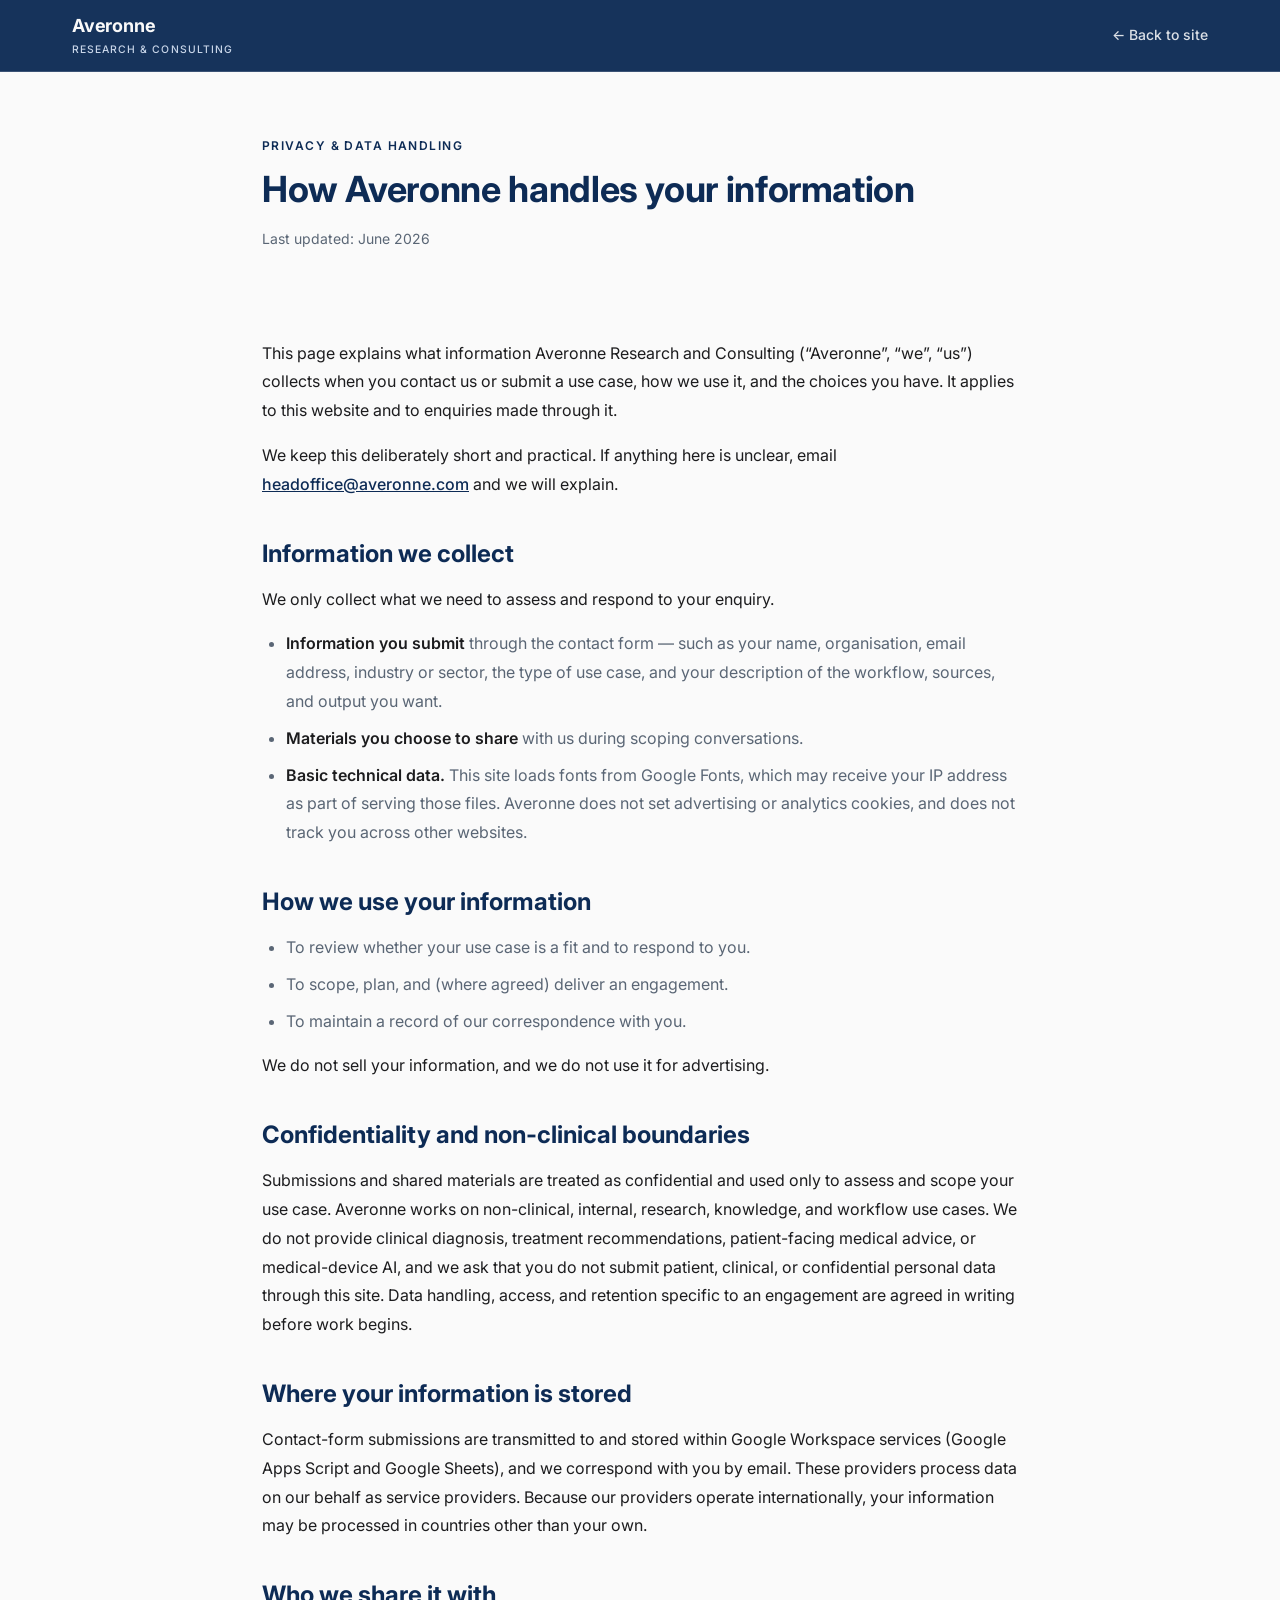
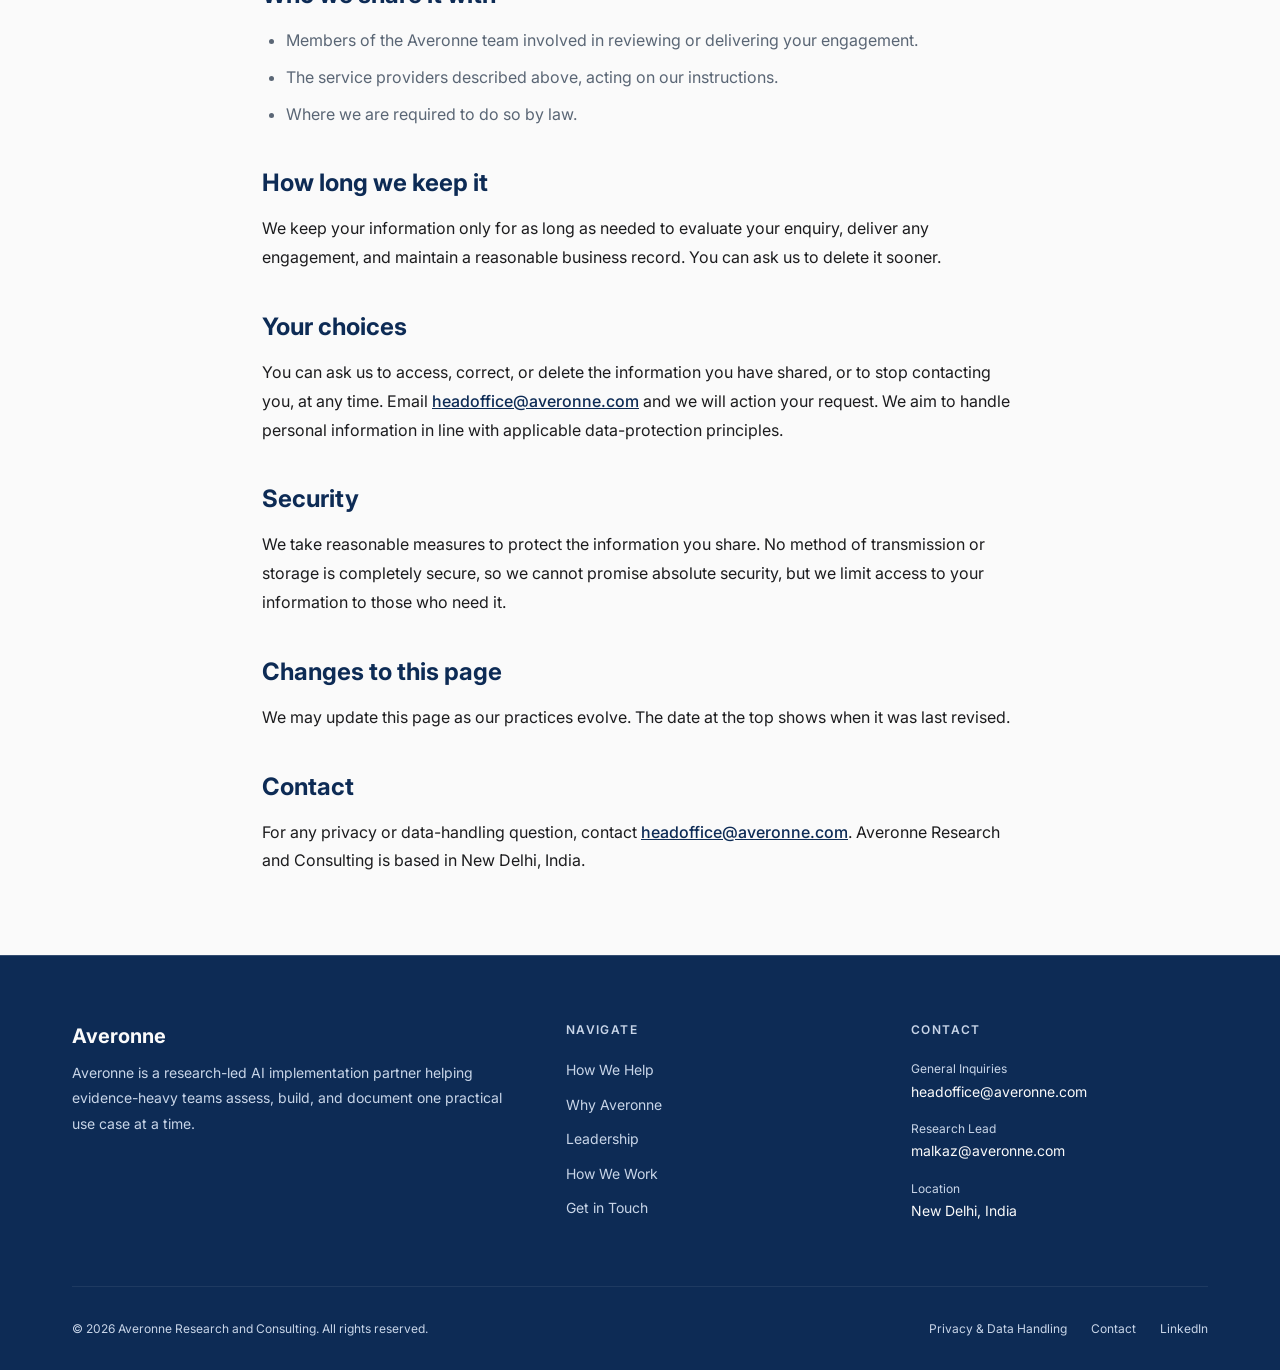
<file: privacy.html>
<!DOCTYPE html>
<html lang="en">
<head>
  <meta charset="UTF-8" />
  <meta name="viewport" content="width=device-width, initial-scale=1.0" />
  <meta name="description" content="How Averonne Research and Consulting collects, uses, stores, and protects the information you share when you submit a use case or contact us." />
  <meta name="robots" content="index, follow" />
  <meta name="theme-color" content="#0D2B55" />
  <title>Privacy &amp; Data Handling | Averonne Research &amp; Consulting</title>
  <link rel="preconnect" href="https://fonts.googleapis.com" />
  <link rel="preconnect" href="https://fonts.gstatic.com" crossorigin />
  <link href="https://fonts.googleapis.com/css2?family=Inter:wght@400;500;600;700&family=Merriweather:ital,wght@0,400;0,700;1,400&display=swap" rel="stylesheet" />
  <link rel="icon" href="assets/favicon.svg" type="image/svg+xml" />
  <link rel="stylesheet" href="css/styles.css" />
</head>
<body>

  <a href="#main-content" class="skip-link">Skip to content</a>

  <!-- ==========================================================
       NAVIGATION
  ========================================================== -->
  <nav class="nav" role="navigation" aria-label="Main navigation">
    <div class="nav__inner">
      <a href="index.html" class="nav__brand" aria-label="Averonne Research and Consulting, Home">
        <span class="nav__brand-name">Averonne</span>
        <span class="nav__brand-tagline">Research &amp; Consulting</span>
      </a>
      <a href="index.html" class="nav__back">&larr; Back to site</a>
    </div>
  </nav>


  <!-- ==========================================================
       HEADER
  ========================================================== -->
  <header class="legal-hero">
    <div class="container container--narrow">
      <div class="legal-hero__label">Privacy &amp; Data Handling</div>
      <h1 class="legal-hero__title">How Averonne handles your information</h1>
      <p class="legal-hero__meta">Last updated: June 2026</p>
    </div>
  </header>


  <!-- ==========================================================
       BODY
  ========================================================== -->
  <main id="main-content" tabindex="-1" class="legal-body">
    <div class="container container--narrow">

      <p>
        This page explains what information Averonne Research and Consulting (&ldquo;Averonne&rdquo;, &ldquo;we&rdquo;, &ldquo;us&rdquo;) collects when you contact us or submit a use case, how we use it, and the choices you have. It applies to this website and to enquiries made through it.
      </p>
      <p>
        We keep this deliberately short and practical. If anything here is unclear, email <a href="mailto:headoffice@averonne.com">headoffice@averonne.com</a> and we will explain.
      </p>

      <h2>Information we collect</h2>
      <p>We only collect what we need to assess and respond to your enquiry.</p>
      <ul>
        <li><strong>Information you submit</strong> through the contact form &mdash; such as your name, organisation, email address, industry or sector, the type of use case, and your description of the workflow, sources, and output you want.</li>
        <li><strong>Materials you choose to share</strong> with us during scoping conversations.</li>
        <li><strong>Basic technical data.</strong> This site loads fonts from Google Fonts, which may receive your IP address as part of serving those files. Averonne does not set advertising or analytics cookies, and does not track you across other websites.</li>
      </ul>

      <h2>How we use your information</h2>
      <ul>
        <li>To review whether your use case is a fit and to respond to you.</li>
        <li>To scope, plan, and (where agreed) deliver an engagement.</li>
        <li>To maintain a record of our correspondence with you.</li>
      </ul>
      <p>We do not sell your information, and we do not use it for advertising.</p>

      <h2>Confidentiality and non-clinical boundaries</h2>
      <p>
        Submissions and shared materials are treated as confidential and used only to assess and scope your use case. Averonne works on non-clinical, internal, research, knowledge, and workflow use cases. We do not provide clinical diagnosis, treatment recommendations, patient-facing medical advice, or medical-device AI, and we ask that you do not submit patient, clinical, or confidential personal data through this site. Data handling, access, and retention specific to an engagement are agreed in writing before work begins.
      </p>

      <h2>Where your information is stored</h2>
      <p>
        Contact-form submissions are transmitted to and stored within Google Workspace services (Google Apps Script and Google Sheets), and we correspond with you by email. These providers process data on our behalf as service providers. Because our providers operate internationally, your information may be processed in countries other than your own.
      </p>

      <h2>Who we share it with</h2>
      <ul>
        <li>Members of the Averonne team involved in reviewing or delivering your engagement.</li>
        <li>The service providers described above, acting on our instructions.</li>
        <li>Where we are required to do so by law.</li>
      </ul>

      <h2>How long we keep it</h2>
      <p>
        We keep your information only for as long as needed to evaluate your enquiry, deliver any engagement, and maintain a reasonable business record. You can ask us to delete it sooner.
      </p>

      <h2>Your choices</h2>
      <p>
        You can ask us to access, correct, or delete the information you have shared, or to stop contacting you, at any time. Email <a href="mailto:headoffice@averonne.com">headoffice@averonne.com</a> and we will action your request. We aim to handle personal information in line with applicable data-protection principles.
      </p>

      <h2>Security</h2>
      <p>
        We take reasonable measures to protect the information you share. No method of transmission or storage is completely secure, so we cannot promise absolute security, but we limit access to your information to those who need it.
      </p>

      <h2>Changes to this page</h2>
      <p>
        We may update this page as our practices evolve. The date at the top shows when it was last revised.
      </p>

      <h2>Contact</h2>
      <p>
        For any privacy or data-handling question, contact <a href="mailto:headoffice@averonne.com">headoffice@averonne.com</a>. Averonne Research and Consulting is based in New Delhi, India.
      </p>

    </div>
  </main>


  <!-- ==========================================================
       FOOTER
  ========================================================== -->
  <footer class="footer">
    <div class="container">

      <div class="footer__grid">

        <div>
          <div class="footer__brand-name">Averonne</div>
          <p class="footer__brand-desc">
            Averonne is a research-led AI implementation partner helping evidence-heavy teams assess, build, and document one practical use case at a time.
          </p>
        </div>

        <div>
          <div class="footer__col-heading">Navigate</div>
          <nav class="footer__nav" aria-label="Footer navigation">
            <a href="index.html#how-we-help" class="footer__nav-link">How We Help</a>
            <a href="index.html#why-averonne" class="footer__nav-link">Why Averonne</a>
            <a href="index.html#leadership" class="footer__nav-link">Leadership</a>
            <a href="index.html#pathway" class="footer__nav-link">How We Work</a>
            <a href="index.html#contact" class="footer__nav-link">Get in Touch</a>
          </nav>
        </div>

        <div>
          <div class="footer__col-heading">Contact</div>
          <div class="footer__contact-item">
            <span class="footer__contact-label">General Inquiries</span>
            <a href="mailto:headoffice@averonne.com" class="footer__contact-value">headoffice@averonne.com</a>
          </div>
          <div class="footer__contact-item">
            <span class="footer__contact-label">Research Lead</span>
            <a href="mailto:malkaz@averonne.com" class="footer__contact-value">malkaz@averonne.com</a>
          </div>
          <div class="footer__contact-item">
            <span class="footer__contact-label">Location</span>
            <span class="footer__contact-value">New Delhi, India</span>
          </div>
        </div>

      </div><!-- /.footer__grid -->

      <div class="footer__bottom">
        <span class="footer__copyright">&copy; 2026 Averonne Research and Consulting. All rights reserved.</span>
        <div class="footer__bottom-links">
          <a href="privacy.html" class="footer__bottom-link">Privacy &amp; Data Handling</a>
          <a href="mailto:headoffice@averonne.com" class="footer__bottom-link">Contact</a>
          <a href="https://www.linkedin.com/company/averonne" class="footer__bottom-link" target="_blank" rel="noopener noreferrer">LinkedIn</a>
        </div>
      </div>

    </div>
  </footer>


  <script src="js/main.js"></script>
</body>
</html>
</file>
<file: css/styles.css>
/* ============================================================
   AVERONNE RESEARCH AND CONSULTING - styles.css
   Design tokens modelled on PrairiePulse visual language
   ============================================================ */

/* -- Design Tokens ------------------------------------------- */
:root {
  /* Brand colours */
  --color-navy:             #0D2B55;
  --color-warm-white:       #FAFAFA;
  --color-ink:              #1C1C1E;
  --color-muted-light:      #5A6675;
  --color-muted-dark:       #C8D5E8;

  /* Semantic colour aliases */
  --color-bg-primary:       var(--color-navy);
  --color-bg-secondary:     var(--color-navy);
  --color-bg-surface:       var(--color-warm-white);
  --color-bg-white:         var(--color-warm-white);
  --color-bg-card:          #ffffff;
  --color-bg-footer:        var(--color-navy);

  --color-accent:           var(--color-navy);
  --color-accent-hover:     #123B73;
  --color-accent-light:     rgba(13, 43, 85, 0.08);

  --color-text-primary:     var(--color-ink);
  --color-text-secondary:   var(--color-muted-light);
  --color-text-muted:       var(--color-muted-light);
  --color-text-light:       var(--color-warm-white);
  --color-text-light-muted: var(--color-muted-dark);

  --color-border:           rgba(13, 43, 85, 0.12);
  --color-border-dark:      rgba(250,250,250,0.16);

  /* Typography */
  --font-sans:   'Inter', 'Segoe UI', -apple-system, BlinkMacSystemFont, sans-serif;
  --font-serif:  'Merriweather', 'Georgia', serif;

  --font-size-xs:   0.75rem;    /* 12px */
  --font-size-sm:   0.875rem;   /* 14px */
  --font-size-base: 1rem;       /* 16px */
  --font-size-md:   1.125rem;   /* 18px */
  --font-size-lg:   1.25rem;    /* 20px */
  --font-size-xl:   1.5rem;     /* 24px */
  --font-size-2xl:  1.875rem;   /* 30px */
  --font-size-3xl:  2.25rem;    /* 36px */
  --font-size-4xl:  3rem;       /* 48px */
  --font-size-5xl:  3.75rem;    /* 60px */

  --font-weight-normal:   400;
  --font-weight-medium:   500;
  --font-weight-semibold: 600;
  --font-weight-bold:     700;

  --line-height-tight:  1.25;
  --line-height-normal: 1.6;
  --line-height-loose:  1.8;

  /* Spacing scale */
  --space-1:  0.25rem;
  --space-2:  0.5rem;
  --space-3:  0.75rem;
  --space-4:  1rem;
  --space-5:  1.25rem;
  --space-6:  1.5rem;
  --space-8:  2rem;
  --space-10: 2.5rem;
  --space-12: 3rem;
  --space-16: 4rem;
  --space-20: 5rem;
  --space-24: 6rem;
  --space-32: 8rem;

  /* Section rhythm */
  --section-padding-y:      4.5rem;
  --section-padding-y-sm:   3.5rem;
  --section-padding-x:      2rem;

  /* Container */
  --container-max:          1200px;
  --container-narrow:       820px;

  /* Border radius */
  --radius-sm:  4px;
  --radius-md:  8px;
  --radius-lg:  12px;
  --radius-xl:  16px;
  --radius-pill: 999px;

  /* Shadows */
  --shadow-sm:   none;
  --shadow-md:   none;
  --shadow-lg:   none;
  --shadow-card: none;
  --shadow-card-hover: none;

  /* Transitions */
  --transition-fast:   150ms ease;
  --transition-base:   250ms ease;
  --transition-slow:   400ms ease;

  /* Nav */
  --nav-height: 72px;
}

/* -- Reset & Base --------------------------------------------- */
*, *::before, *::after { box-sizing: border-box; margin: 0; padding: 0; }

html {
  scroll-behavior: smooth;
  font-size: 16px;
  -webkit-text-size-adjust: 100%;
}

body {
  font-family: var(--font-sans);
  font-size: var(--font-size-base);
  font-weight: var(--font-weight-normal);
  line-height: var(--line-height-normal);
  color: var(--color-text-primary);
  background: var(--color-bg-white);
  overflow-x: hidden;
}

img { max-width: 100%; height: auto; display: block; }
a { color: inherit; text-decoration: none; }
ul, ol { list-style: none; }
button { cursor: pointer; border: none; background: none; font-family: inherit; }
input, textarea, select { font-family: inherit; }

/* -- Typography ----------------------------------------------- */
h1, h2, h3, h4, h5 {
  font-family: var(--font-sans);
  font-weight: var(--font-weight-bold);
  line-height: var(--line-height-tight);
  color: inherit;
}

/* -- Utility -------------------------------------------------- */
.container {
  max-width: var(--container-max);
  margin: 0 auto;
  padding: 0 var(--section-padding-x);
}

.container--narrow {
  max-width: var(--container-narrow);
  margin: 0 auto;
  padding: 0 var(--section-padding-x);
}

.section {
  padding: var(--section-padding-y) 0;
}

.section--dark {
  background: var(--color-bg-primary);
  color: var(--color-text-light);
}

.section--navy {
  background: var(--color-bg-secondary);
  color: var(--color-text-light);
}

.section--surface {
  background: var(--color-bg-surface);
}

.section-label {
  display: inline-block;
  font-size: var(--font-size-xs);
  font-weight: var(--font-weight-semibold);
  letter-spacing: 0.12em;
  text-transform: uppercase;
  color: var(--color-accent);
  margin-bottom: var(--space-3);
}

.section--dark .section-label,
.section--navy .section-label,
.contact .section-label {
  color: var(--color-muted-dark);
}

.section-heading {
  font-size: var(--font-size-3xl);
  font-weight: var(--font-weight-bold);
  margin-bottom: var(--space-4);
}

.section-intro {
  font-size: var(--font-size-md);
  color: var(--color-text-secondary);
  max-width: 640px;
  line-height: var(--line-height-loose);
}

.section--dark .section-intro,
.section--navy .section-intro {
  color: var(--color-text-light-muted);
}

.section--dark .btn--primary,
.section--navy .btn--primary,
.contact .btn--primary {
  background: var(--color-warm-white);
  color: var(--color-navy);
  border-color: var(--color-warm-white);
}

.section--dark .btn--primary:hover,
.section--navy .btn--primary:hover,
.contact .btn--primary:hover {
  background: var(--color-muted-dark);
  border-color: var(--color-muted-dark);
}

.section-header {
  margin-bottom: var(--space-10);
}

/* -- Buttons -------------------------------------------------- */
.btn {
  display: inline-flex;
  align-items: center;
  gap: var(--space-2);
  padding: 0.75rem 1.75rem;
  font-size: var(--font-size-sm);
  font-weight: var(--font-weight-semibold);
  border-radius: var(--radius-md);
  transition: all var(--transition-base);
  cursor: pointer;
  border: 2px solid transparent;
  text-decoration: none;
  letter-spacing: 0.02em;
}

.btn--primary {
  background: var(--color-accent);
  color: var(--color-warm-white);
  border-color: var(--color-accent);
}
.btn--primary:hover {
  background: var(--color-accent-hover);
  border-color: var(--color-accent-hover);
  transform: translateY(-1px);
  box-shadow: none;
}

.btn--outline {
  background: transparent;
  color: var(--color-navy);
  border-color: var(--color-border);
}
.btn--outline:hover {
  border-color: var(--color-accent);
  color: var(--color-accent);
}

.btn--outline-dark {
  background: transparent;
  color: var(--color-bg-primary);
  border-color: var(--color-border);
}
.btn--outline-dark:hover {
  border-color: var(--color-accent);
  color: var(--color-accent);
}

/* Focus ring: navy on light surfaces (3:1+ against warm white),
   light-blue on navy surfaces. Colour is never the only indicator —
   a visible offset outline is always shown. */
a:focus-visible,
button:focus-visible,
input:focus-visible,
select:focus-visible,
textarea:focus-visible {
  outline: 3px solid var(--color-navy);
  outline-offset: 3px;
}

.section--dark a:focus-visible,
.section--dark button:focus-visible,
.section--dark input:focus-visible,
.section--dark select:focus-visible,
.section--dark textarea:focus-visible,
.contact a:focus-visible,
.contact button:focus-visible,
.contact input:focus-visible,
.contact select:focus-visible,
.contact textarea:focus-visible,
.nav a:focus-visible,
.nav button:focus-visible,
.nav__mobile a:focus-visible,
.footer a:focus-visible {
  outline: 3px solid var(--color-muted-dark);
  outline-offset: 3px;
}

.text-link {
  font-size: var(--font-size-sm);
  font-weight: var(--font-weight-medium);
  color: var(--color-text-light-muted);
  display: inline-flex;
  align-items: center;
  gap: var(--space-1);
  transition: color var(--transition-fast);
  text-decoration: none;
  margin-top: var(--space-3);
}
.text-link:hover { color: var(--color-accent); }

/* -- Navigation ----------------------------------------------- */
.nav {
  position: fixed;
  top: 0;
  left: 0;
  right: 0;
  height: var(--nav-height);
  background: rgba(13, 43, 85, 0.96);
  backdrop-filter: blur(12px);
  -webkit-backdrop-filter: blur(12px);
  border-bottom: 1px solid var(--color-border-dark);
  z-index: 1000;
  transition: background var(--transition-base);
}

.nav.scrolled {
  background: rgba(13, 43, 85, 0.99);
  box-shadow: none;
}

.nav__inner {
  max-width: var(--container-max);
  margin: 0 auto;
  padding: 0 var(--section-padding-x);
  height: 100%;
  display: flex;
  align-items: center;
  justify-content: space-between;
}

.nav__brand {
  display: flex;
  flex-direction: column;
  gap: 1px;
}

.nav__brand-name {
  font-size: var(--font-size-md);
  font-weight: var(--font-weight-bold);
  color: var(--color-text-light);
  letter-spacing: -0.01em;
}

.nav__brand-tagline {
  font-size: 0.65rem;
  font-weight: var(--font-weight-medium);
  color: var(--color-muted-dark);
  letter-spacing: 0.1em;
  text-transform: uppercase;
}

.nav__links {
  display: flex;
  align-items: center;
  gap: var(--space-1);
}

.nav__link {
  padding: var(--space-2) var(--space-3);
  font-size: var(--font-size-sm);
  font-weight: var(--font-weight-medium);
  color: rgba(255,255,255,0.80);
  border-radius: var(--radius-sm);
  transition: color var(--transition-fast), background var(--transition-fast);
  letter-spacing: 0.01em;
}
.nav__link:hover, .nav__link.active {
  color: var(--color-text-light);
  background: rgba(255,255,255,0.08);
}

.nav__cta {
  margin-left: var(--space-4);
  padding: 0.5rem 1.25rem;
  background: var(--color-warm-white);
  color: var(--color-navy);
  font-size: var(--font-size-sm);
  font-weight: var(--font-weight-semibold);
  border-radius: var(--radius-md);
  transition: all var(--transition-base);
}
.nav__cta:hover {
  background: var(--color-muted-dark);
  transform: translateY(-1px);
}

/* Hamburger */
.nav__hamburger {
  display: none;
  flex-direction: column;
  gap: 5px;
  padding: var(--space-2);
  cursor: pointer;
}
.nav__hamburger span {
  display: block;
  width: 22px;
  height: 2px;
  background: var(--color-text-light);
  border-radius: 2px;
  transition: all var(--transition-base);
}
.nav__hamburger.open span:nth-child(1) { transform: translateY(7px) rotate(45deg); }
.nav__hamburger.open span:nth-child(2) { opacity: 0; }
.nav__hamburger.open span:nth-child(3) { transform: translateY(-7px) rotate(-45deg); }

/* Mobile menu */
.nav__mobile {
  display: none;
  position: fixed;
  top: var(--nav-height);
  left: 0;
  right: 0;
  background: var(--color-bg-primary);
  border-bottom: 1px solid var(--color-border-dark);
  padding: var(--space-4) var(--section-padding-x);
  z-index: 999;
  flex-direction: column;
  gap: var(--space-1);
  box-shadow: var(--shadow-lg);
}
.nav__mobile.open { display: flex; }
.nav__mobile-link {
  padding: var(--space-3) var(--space-4);
  font-size: var(--font-size-base);
  font-weight: var(--font-weight-medium);
  color: rgba(255,255,255,0.85);
  border-radius: var(--radius-md);
  transition: all var(--transition-fast);
}
.nav__mobile-link:hover { color: var(--color-warm-white); background: rgba(255,255,255,0.08); }
.nav__mobile-cta {
  margin-top: var(--space-2);
  padding: var(--space-3) var(--space-4);
  background: var(--color-warm-white);
  color: var(--color-navy);
  font-weight: var(--font-weight-semibold);
  border-radius: var(--radius-md);
  text-align: center;
}

/* -- Hero ----------------------------------------------------- */
.hero {
  min-height: auto;
  background: var(--color-warm-white);
  display: flex;
  align-items: center;
  padding-top: var(--nav-height);
  position: relative;
  overflow: hidden;
}

.hero::before {
  display: none;
}

.hero::after {
  display: none;
}

.hero__inner {
  position: relative;
  z-index: 1;
  max-width: var(--container-max);
  margin: 0 auto;
  padding: var(--space-16) var(--section-padding-x) var(--space-12);
}

.hero__label {
  display: inline-flex;
  align-items: center;
  gap: var(--space-2);
  font-size: var(--font-size-xs);
  font-weight: var(--font-weight-semibold);
  letter-spacing: 0.14em;
  text-transform: uppercase;
  color: var(--color-muted-light);
  margin-bottom: var(--space-6);
  padding: var(--space-2) var(--space-4);
  border: 1px solid var(--color-border);
  border-radius: var(--radius-pill);
  background: rgba(13,43,85,0.04);
}

.hero__headline {
  font-size: clamp(2.4rem, 5vw, var(--font-size-5xl));
  font-weight: var(--font-weight-bold);
  color: var(--color-navy);
  line-height: 1.15;
  max-width: 820px;
  margin-bottom: var(--space-6);
  letter-spacing: -0.02em;
}

.hero__headline em {
  font-style: normal;
  color: var(--color-accent);
}

.hero__subheadline {
  font-size: var(--font-size-md);
  color: var(--color-ink);
  max-width: 620px;
  line-height: var(--line-height-loose);
  margin-bottom: var(--space-5);
}

.hero__actions {
  display: flex;
  align-items: center;
  gap: var(--space-6);
  flex-wrap: wrap;
}

.hero__divider {
  width: 48px;
  height: 3px;
  background: var(--color-accent);
  margin-bottom: var(--space-5);
  border-radius: 2px;
}

/* -- How Averonne Helps --------------------------------------- */
.how-we-help-section {
  background: var(--color-bg-surface);
}

.area-cards {
  display: grid;
  grid-template-columns: repeat(3, 1fr);
  gap: var(--space-6);
}

.area-card {
  background: var(--color-bg-card);
  border: 1px solid var(--color-border);
  border-radius: var(--radius-lg);
  padding: 1.75rem;
  transition: all var(--transition-base);
  position: relative;
  overflow: hidden;
}

.area-card::before {
  content: '';
  position: absolute;
  top: 0;
  left: 0;
  right: 0;
  height: 3px;
  background: var(--color-accent);
  transform: scaleX(0);
  transform-origin: left;
  transition: transform var(--transition-base);
}

.area-card:hover {
  box-shadow: var(--shadow-card-hover);
  transform: translateY(-2px);
  border-color: rgba(13,43,85,0.18);
}

.area-card:hover::before { transform: scaleX(1); }


.area-card__number {
  font-size: var(--font-size-xs);
  font-weight: var(--font-weight-bold);
  letter-spacing: 0.12em;
  text-transform: uppercase;
  color: var(--color-accent);
  margin-bottom: var(--space-3);
}

.area-card__title {
  font-size: var(--font-size-xl);
  font-weight: var(--font-weight-bold);
  margin-bottom: var(--space-4);
  color: inherit;
}

.area-card__body {
  font-size: var(--font-size-base);
  line-height: var(--line-height-loose);
  color: var(--color-text-secondary);
  margin-bottom: var(--space-6);
}

.area-card__sub-items {
  display: grid;
  grid-template-columns: repeat(2, 1fr);
  gap: var(--space-4);
}

.sub-item__title {
  font-size: var(--font-size-sm);
  font-weight: var(--font-weight-semibold);
  color: var(--color-accent);
  margin-bottom: var(--space-2);
}

.sub-item__list {
  font-size: var(--font-size-xs);
  color: var(--color-text-muted);
  line-height: 1.7;
}

.area-card--featured .sub-item__list {
  color: var(--color-muted-dark);
}

.sub-item__list li {
  padding: 1px 0;
}
.sub-item__list li::before {
  content: '- ';
  color: var(--color-accent);
}

/* -- Why Averonne --------------------------------------------- */
.why-intro {
  max-width: 680px;
  margin-bottom: var(--space-12);
}

.feature-grid {
  display: grid;
  grid-template-columns: repeat(3, 1fr);
  gap: var(--space-8);
}

.feature-card {
  padding: 1.75rem;
  background: rgba(250,250,250,0.04);
  border: 1px solid var(--color-border-dark);
  border-radius: var(--radius-lg);
  transition: all var(--transition-base);
}

.feature-card:hover {
  background: rgba(250,250,250,0.07);
  border-color: rgba(250,250,250,0.24);
}

.feature-card__title {
  font-size: var(--font-size-base);
  font-weight: var(--font-weight-semibold);
  color: var(--color-text-light);
  margin-bottom: var(--space-2);
}

.feature-card__body {
  font-size: var(--font-size-sm);
  color: var(--color-text-light-muted);
  line-height: var(--line-height-loose);
}

/* -- Leadership ----------------------------------------------- */
.leadership {
  background: var(--color-bg-surface);
}

.leadership-grid {
  display: grid;
  grid-template-columns: repeat(3, 1fr);
  gap: var(--space-6);
}

/* Featured Malka card - full width row 1 */
.leader-card--featured {
  grid-column: 1 / -1;
  display: grid;
  grid-template-columns: 300px 1fr;
  gap: 0;
  background: var(--color-bg-primary);
  color: var(--color-text-light);
  border-radius: var(--radius-xl);
  overflow: hidden;
  box-shadow: var(--shadow-lg);
  border: 1px solid rgba(13,43,85,0.08);
}

.leader-card--featured .leader-card__photo-wrap {
  position: relative;
  overflow: hidden;
  background: rgba(250,250,250,0.06);
}

.leader-card--featured .leader-card__photo {
  width: 100%;
  height: 100%;
  object-fit: cover;
  min-height: 420px;
  display: block;
}

.leader-card--featured .leader-card__photo-placeholder {
  width: 100%;
  min-height: 420px;
  display: flex;
  flex-direction: column;
  align-items: center;
  justify-content: center;
  gap: var(--space-3);
  background: rgba(250,250,250,0.06);
  color: var(--color-muted-dark);
  font-size: var(--font-size-sm);
  text-align: center;
  padding: 1.75rem;
}

.photo-placeholder-icon {
  width: 64px;
  height: 64px;
  border-radius: 50%;
  background: rgba(13,43,85,0.08);
  border: 2px dashed rgba(13,43,85,0.18);
  display: flex;
  align-items: center;
  justify-content: center;
  font-size: 1.6rem;
  margin-bottom: var(--space-2);
}

.leader-card--featured .leader-card__content {
  padding: var(--space-10) var(--space-10);
  display: flex;
  flex-direction: column;
  justify-content: center;
}

.leader-card__badge {
  display: inline-flex;
  align-items: center;
  gap: var(--space-2);
  font-size: var(--font-size-xs);
  font-weight: var(--font-weight-semibold);
  letter-spacing: 0.1em;
  text-transform: uppercase;
  color: var(--color-accent);
  margin-bottom: var(--space-4);
}

.leader-card__name {
  font-size: var(--font-size-2xl);
  font-weight: var(--font-weight-bold);
  color: var(--color-text-light);
  margin-bottom: var(--space-1);
}

.leader-card__title {
  font-size: var(--font-size-base);
  font-weight: var(--font-weight-semibold);
  color: var(--color-accent);
  margin-bottom: var(--space-2);
}

.leader-card__subtitle {
  font-size: var(--font-size-sm);
  color: var(--color-text-light-muted);
  font-style: italic;
  margin-bottom: var(--space-6);
}

.leader-card__bio {
  font-size: var(--font-size-sm);
  line-height: var(--line-height-loose);
  color: var(--color-text-light-muted);
  margin-bottom: var(--space-6);
}

/* Credential logos */
.credential-logos {
  display: flex;
  align-items: center;
  gap: var(--space-6);
  margin-bottom: var(--space-5);
  flex-wrap: wrap;
}

.credential-logo-item {
  display: flex;
  align-items: center;
  gap: var(--space-2);
  opacity: 0.65;
  transition: opacity var(--transition-fast);
}
.credential-logo-item:hover { opacity: 0.85; }

.credential-logo-item img {
  height: 42px;
  width: auto;
  opacity: 0.8;
}

.credential-logo-item span {
  font-size: var(--font-size-xs);
  color: var(--color-muted-dark);
  line-height: 1.3;
}

/* Award badges */
.award-badges {
  display: flex;
  gap: var(--space-2);
  flex-wrap: wrap;
  margin-bottom: var(--space-6);
}

.award-badge {
  display: inline-flex;
  align-items: center;
  gap: var(--space-1);
  font-size: var(--font-size-xs);
  font-weight: var(--font-weight-medium);
  padding: var(--space-1) var(--space-3);
  background: rgba(13,43,85,0.08);
  border: 1px solid rgba(13,43,85,0.14);
  border-radius: var(--radius-pill);
  color: var(--color-accent);
}

/* Contact links */
.leader-card__contacts {
  display: flex;
  gap: var(--space-4);
  flex-wrap: wrap;
}

.leader-contact-link {
  display: inline-flex;
  align-items: center;
  gap: var(--space-2);
  font-size: var(--font-size-sm);
  color: var(--color-muted-dark);
  padding: var(--space-2) var(--space-3);
  border: 1px solid rgba(255,255,255,0.12);
  border-radius: var(--radius-md);
  transition: all var(--transition-fast);
}
.leader-contact-link:hover {
  color: var(--color-warm-white);
  border-color: rgba(13,43,85,0.12);
  background: rgba(13,43,85,0.04);
}

/* Standard leader cards */
.leader-card {
  background: var(--color-bg-card);
  border: 1px solid var(--color-border);
  border-radius: var(--radius-lg);
  padding: 1.75rem;
  transition: all var(--transition-base);
}

.leader-card:hover {
  box-shadow: var(--shadow-card-hover);
  transform: translateY(-2px);
}

.leader-card__role-title {
  font-size: var(--font-size-lg);
  font-weight: var(--font-weight-bold);
  color: var(--color-text-primary);
  margin-bottom: var(--space-4);
}

.leader-card__body {
  font-size: var(--font-size-sm);
  color: var(--color-text-secondary);
  line-height: var(--line-height-loose);
}

/* Status badge */
.status-badge {
  display: inline-block;
  font-size: var(--font-size-xs);
  font-weight: var(--font-weight-semibold);
  padding: var(--space-1) var(--space-3);
  background: rgba(13,43,85,0.08);
  border: 1px solid rgba(13,43,85,0.18);
  border-radius: var(--radius-pill);
  color: var(--color-accent);
  margin-bottom: var(--space-3);
  letter-spacing: 0.05em;
}

.leader-card__role-icon {
  width: 36px;
  height: 36px;
  background: var(--color-bg-surface);
  border: 1px solid var(--color-border);
  border-radius: var(--radius-md);
  display: flex;
  align-items: center;
  justify-content: center;
  font-size: 1rem;
  margin-bottom: var(--space-4);
}

/* -- Past Work ------------------------------------------------ */
.past-work {
  background: var(--color-bg-secondary);
  color: var(--color-text-light);
}

.work-cards {
  display: grid;
  grid-template-columns: repeat(2, 1fr);
  gap: var(--space-6);
}

.work-card {
  background: rgba(255,255,255,0.04);
  border: 1px solid var(--color-border-dark);
  border-radius: var(--radius-lg);
  padding: 1.75rem;
  transition: all var(--transition-base);
  position: relative;
  overflow: hidden;
}

.work-card::after {
  content: '';
  position: absolute;
  bottom: 0;
  left: 0;
  right: 0;
  height: 2px;
  background: var(--color-muted-dark);
  opacity: 0;
  transition: opacity var(--transition-base);
}

.work-card:hover {
  background: rgba(255,255,255,0.06);
  border-color: rgba(13,43,85,0.12);
}
.work-card:hover::after { opacity: 1; }

.work-card__meta {
  display: flex;
  align-items: center;
  gap: var(--space-3);
  margin-bottom: var(--space-4);
  flex-wrap: wrap;
}

.work-card__sector {
  font-size: var(--font-size-xs);
  font-weight: var(--font-weight-semibold);
  color: var(--color-accent);
  text-transform: uppercase;
  letter-spacing: 0.1em;
}

.work-card__year {
  font-size: var(--font-size-xs);
  color: var(--color-muted-dark);
  padding: 2px 8px;
  border: 1px solid rgba(255,255,255,0.1);
  border-radius: var(--radius-pill);
}

.work-card__title {
  font-size: var(--font-size-xl);
  font-weight: var(--font-weight-bold);
  color: var(--color-text-light);
  margin-bottom: var(--space-4);
  line-height: 1.3;
}

.work-card__tags {
  display: flex;
  gap: var(--space-2);
  flex-wrap: wrap;
  margin-bottom: var(--space-5);
}

.work-tag {
  font-size: var(--font-size-xs);
  font-weight: var(--font-weight-medium);
  padding: 3px 10px;
  background: rgba(13,43,85,0.06);
  border: 1px solid rgba(13,43,85,0.12);
  border-radius: var(--radius-pill);
  color: #0D2B55;
}

.work-card__body {
  font-size: var(--font-size-sm);
  color: var(--color-text-light-muted);
  line-height: var(--line-height-loose);
  margin-bottom: var(--space-5);
}

.work-card__note {
  font-size: var(--font-size-xs);
  color: var(--color-muted-dark);
  font-style: italic;
  padding-top: var(--space-4);
  border-top: 1px solid rgba(255,255,255,0.07);
}

/* -- Engagement Pathway --------------------------------------- */
.pathway {
  background: var(--color-bg-white);
}

.pathway-steps {
  display: grid;
  grid-template-columns: repeat(4, 1fr);
  gap: var(--space-6);
  position: relative;
}

.pathway-steps::before {
  display: none;
}

.pathway-step {
  text-align: center;
  padding: 1.75rem var(--space-6);
  background: var(--color-bg-card);
  border: 1px solid var(--color-border);
  border-radius: var(--radius-lg);
  transition: all var(--transition-base);
  position: relative;
}

.pathway-step:hover {
  box-shadow: var(--shadow-card-hover);
  transform: translateY(-2px);
  border-color: rgba(13,43,85,0.18);
}

.pathway-step__number {
  width: 56px;
  height: 56px;
  background: var(--color-bg-primary);
  border: 2px solid var(--color-bg-primary);
  border-radius: 50%;
  display: flex;
  align-items: center;
  justify-content: center;
  font-size: var(--font-size-lg);
  font-weight: var(--font-weight-bold);
  color: var(--color-warm-white);
  margin: 0 auto var(--space-5);
  position: relative;
  z-index: 1;
}

.pathway-step__title {
  font-size: var(--font-size-lg);
  font-weight: var(--font-weight-bold);
  color: var(--color-text-primary);
  margin-bottom: var(--space-3);
}

.pathway-step__body {
  font-size: var(--font-size-sm);
  color: var(--color-text-secondary);
  line-height: var(--line-height-loose);
}

/* -- Contact -------------------------------------------------- */
.contact {
  background: var(--color-bg-primary);
  color: var(--color-text-light);
}

.contact__grid {
  display: grid;
  grid-template-columns: 1fr 1.6fr;
  gap: var(--space-16);
  align-items: start;
}

.contact__info-title {
  font-size: var(--font-size-3xl);
  font-weight: var(--font-weight-bold);
  margin-bottom: var(--space-4);
  color: var(--color-text-light);
}

.contact__info-text {
  font-size: var(--font-size-sm);
  color: var(--color-text-light-muted);
  line-height: var(--line-height-loose);
  margin-bottom: var(--space-8);
}

.contact__info-details {
  display: flex;
  flex-direction: column;
  gap: var(--space-3);
}

.contact-detail {
  display: flex;
  flex-direction: column;
  gap: 2px;
}
.contact-detail__label {
  font-size: var(--font-size-xs);
  font-weight: var(--font-weight-semibold);
  text-transform: uppercase;
  letter-spacing: 0.1em;
  color: var(--color-muted-dark);
}
.contact-detail__value {
  font-size: var(--font-size-sm);
  color: var(--color-muted-dark);
}
.contact-detail__value a:hover { color: var(--color-warm-white); }

/* Form */
.contact-form__intro {
  font-size: var(--font-size-sm);
  color: var(--color-muted-dark);
  line-height: var(--line-height-loose);
  margin-bottom: var(--space-4);
}

.contact-form__intro:last-of-type {
  margin-bottom: var(--space-8);
}

.contact-form {
  background: rgba(255,255,255,0.04);
  border: 1px solid var(--color-border-dark);
  border-radius: var(--radius-xl);
  padding: var(--space-8);
}

.form-row {
  display: grid;
  grid-template-columns: 1fr 1fr;
  gap: var(--space-4);
}

.form-group {
  display: flex;
  flex-direction: column;
  gap: var(--space-2);
  margin-bottom: var(--space-5);
}

.form-group:last-of-type { margin-bottom: 0; }

.form-label {
  font-size: var(--font-size-xs);
  font-weight: var(--font-weight-semibold);
  color: var(--color-muted-dark);
  text-transform: uppercase;
  letter-spacing: 0.08em;
}

.form-label .required { color: var(--color-warm-white); }

.form-label__optional {
  font-weight: 400;
  text-transform: none;
  letter-spacing: 0;
  color: var(--color-muted-dark);
}

.form-input,
.form-select,
.form-textarea {
  width: 100%;
  background: rgba(255,255,255,0.06);
  border: 1px solid rgba(255,255,255,0.12);
  border-radius: var(--radius-md);
  padding: 0.75rem 1rem;
  font-size: var(--font-size-sm);
  color: var(--color-text-light);
  transition: all var(--transition-fast);
  appearance: none;
  -webkit-appearance: none;
}

.form-input::placeholder,
.form-textarea::placeholder { color: rgba(200,213,232,0.78); }

.form-input:focus,
.form-select:focus,
.form-textarea:focus {
  outline: none;
  border-color: var(--color-muted-dark);
  background: rgba(255,255,255,0.09);
  box-shadow: 0 0 0 3px rgba(200,213,232,0.35);
}

.form-select {
  background-image: url("data:image/svg+xml,%3Csvg xmlns='http://www.w3.org/2000/svg' width='12' height='8' viewBox='0 0 12 8'%3E%3Cpath d='M1 1l5 5 5-5' stroke='%23C8D5E8' stroke-width='1.5' fill='none' stroke-linecap='round'/%3E%3C/svg%3E");
  background-repeat: no-repeat;
  background-position: right 1rem center;
  padding-right: 2.5rem;
  cursor: pointer;
}

.form-select option {
  background: var(--color-bg-secondary);
  color: var(--color-text-light);
}

.form-textarea {
  resize: vertical;
  min-height: 110px;
}

.form-submit {
  display: flex;
  align-items: center;
  justify-content: space-between;
  margin-top: var(--space-6);
  flex-wrap: wrap;
  gap: var(--space-4);
}

.form-confidentiality {
  font-size: var(--font-size-xs);
  color: var(--color-muted-dark);
  display: flex;
  align-items: flex-start;
  gap: var(--space-2);
  line-height: var(--line-height-normal);
}

.form-success {
  display: none;
  text-align: center;
  padding: var(--space-12);
}
.form-success.visible { display: block; }

.form-success__icon {
  font-size: 2.5rem;
  margin-bottom: var(--space-4);
}

.form-success__title {
  font-size: var(--font-size-xl);
  font-weight: var(--font-weight-bold);
  color: var(--color-text-light);
  margin-bottom: var(--space-2);
}

.form-success__body {
  font-size: var(--font-size-sm);
  color: var(--color-text-light-muted);
}

/* -- Internship Section --------------------------------------- */
.internship {
  background: var(--color-bg-secondary);
  color: var(--color-text-light);
  padding: var(--space-20) 0;
}

.internship__inner {
  display: flex;
  align-items: center;
  justify-content: space-between;
  gap: var(--space-12);
}

.internship__text {
  max-width: 600px;
}

.internship__heading {
  font-size: var(--font-size-2xl);
  font-weight: var(--font-weight-bold);
  color: var(--color-text-light);
  margin-bottom: var(--space-4);
}

.internship__body {
  font-size: var(--font-size-base);
  color: var(--color-text-light-muted);
  line-height: var(--line-height-loose);
}

/* -- Modal ---------------------------------------------------- */
.modal-overlay {
  display: none;
  position: fixed;
  inset: 0;
  background: rgba(0,0,0,0.75);
  z-index: 2000;
  align-items: center;
  justify-content: center;
  padding: var(--space-4);
  backdrop-filter: blur(4px);
}
.modal-overlay.open { display: flex; }

.modal {
  background: var(--color-bg-primary);
  border: 1px solid var(--color-border-dark);
  border-radius: var(--radius-xl);
  padding: var(--space-10);
  max-width: 520px;
  width: 100%;
  position: relative;
  box-shadow: var(--shadow-lg);
  max-height: 90vh;
  overflow-y: auto;
}

.modal__close {
  position: absolute;
  top: var(--space-4);
  right: var(--space-4);
  width: 32px;
  height: 32px;
  display: flex;
  align-items: center;
  justify-content: center;
  color: var(--color-muted-dark);
  border-radius: var(--radius-md);
  font-size: 1.2rem;
  transition: all var(--transition-fast);
}
.modal__close:hover {
  background: rgba(255,255,255,0.1);
  color: var(--color-text-light);
}

.modal__title {
  font-size: var(--font-size-xl);
  font-weight: var(--font-weight-bold);
  color: var(--color-text-light);
  margin-bottom: var(--space-2);
}

.modal__subtitle {
  font-size: var(--font-size-sm);
  color: var(--color-text-light-muted);
  margin-bottom: var(--space-8);
}

/* -- Footer --------------------------------------------------- */
.footer {
  background: var(--color-bg-footer);
  color: var(--color-text-light);
  padding: var(--space-16) 0 var(--space-8);
  border-top: 1px solid var(--color-border-dark);
}

.footer__grid {
  display: grid;
  grid-template-columns: 1.5fr 1fr 1fr;
  gap: var(--space-12);
  margin-bottom: var(--space-12);
}

.footer__brand-name {
  font-size: var(--font-size-lg);
  font-weight: var(--font-weight-bold);
  color: var(--color-text-light);
  margin-bottom: var(--space-2);
}

.footer__brand-tagline {
  font-size: var(--font-size-sm);
  color: var(--color-muted-dark);
  font-weight: var(--font-weight-medium);
  margin-bottom: var(--space-5);
}

.footer__brand-desc {
  font-size: var(--font-size-sm);
  color: var(--color-muted-dark);
  line-height: var(--line-height-loose);
}

.footer__col-heading {
  font-size: var(--font-size-xs);
  font-weight: var(--font-weight-semibold);
  text-transform: uppercase;
  letter-spacing: 0.12em;
  color: var(--color-muted-dark);
  margin-bottom: var(--space-5);
}

.footer__nav {
  display: flex;
  flex-direction: column;
  gap: var(--space-3);
}
.footer__nav-link {
  font-size: var(--font-size-sm);
  color: var(--color-muted-dark);
  transition: color var(--transition-fast);
}
.footer__nav-link:hover { color: var(--color-warm-white); }

.footer__contact-item {
  display: flex;
  flex-direction: column;
  gap: 2px;
  margin-bottom: var(--space-4);
}
.footer__contact-label {
  font-size: var(--font-size-xs);
  color: var(--color-muted-dark);
}
.footer__contact-value {
  font-size: var(--font-size-sm);
  color: var(--color-warm-white);
}

.footer__bottom {
  display: flex;
  align-items: center;
  justify-content: space-between;
  padding-top: var(--space-8);
  border-top: 1px solid rgba(255,255,255,0.07);
  flex-wrap: wrap;
  gap: var(--space-3);
}

.footer__copyright {
  font-size: var(--font-size-xs);
  color: var(--color-muted-dark);
}

.footer__bottom-links {
  display: flex;
  gap: var(--space-6);
}
.footer__bottom-link {
  font-size: var(--font-size-xs);
  color: var(--color-muted-dark);
  transition: color var(--transition-fast);
}
.footer__bottom-link:hover { color: var(--color-warm-white); }

/* -- Responsive ----------------------------------------------- */
@media (max-width: 1024px) {
  :root {
    --section-padding-y: 4rem;
  }

  .feature-grid { grid-template-columns: repeat(2, 1fr); }
  .feature-grid--2x2 { grid-template-columns: repeat(2, 1fr); }

  .leader-profile {
    grid-template-columns: 200px 1fr;
  }

  .contact__grid {
    grid-template-columns: 1fr;
    gap: var(--space-10);
  }

  .pathway-steps {
    grid-template-columns: repeat(2, 1fr);
  }

  .footer__grid {
    grid-template-columns: 1fr 1fr;
    gap: var(--space-8);
  }
}

@media (max-width: 768px) {
  :root {
    --section-padding-y: 3rem;
    --section-padding-x: 1.25rem;
    --nav-height: 64px;
  }

  .nav__links, .nav__cta { display: none; }
  .nav__hamburger { display: flex; }

  .hero__inner { padding: var(--space-16) var(--section-padding-x) var(--space-12); }
  .hero__headline { font-size: clamp(2rem, 8vw, 2.8rem); }

  .area-cards { grid-template-columns: 1fr; }
  .area-card--featured { grid-column: 1; }

  .feature-grid,
  .feature-grid--2x2 { grid-template-columns: 1fr; }

  .leader-profile {
    grid-template-columns: 1fr;
  }
  .leader-profile__photo-wrap { min-height: 250px; }
  .leader-profile__avatar { min-height: 250px; }

  .advisory-grid { grid-template-columns: 1fr; }

  .work-cards { grid-template-columns: 1fr; }

  .pathway-steps {
    grid-template-columns: 1fr;
    gap: var(--space-5);
  }
  .pathway-steps::before { display: none; }

  .form-row { grid-template-columns: 1fr; }

  .internship__inner { flex-direction: column; }

  .footer__grid { grid-template-columns: 1fr; gap: var(--space-8); }
  .footer__bottom { flex-direction: column; align-items: flex-start; }

  .section-heading { font-size: var(--font-size-2xl); }
}

@media (max-width: 480px) {
  .hero__actions { flex-direction: column; align-items: flex-start; }
  .credential-logos { gap: var(--space-4); }
  .contact-form { padding: var(--space-6); }
}

/* -- Hero Audience Bar --------------------------------------- */
.hero__audience-bar {
  display: flex;
  flex-wrap: wrap;
  gap: var(--space-2);
  margin-bottom: var(--space-6);
}

.audience-pill {
  display: inline-block;
  font-size: var(--font-size-xs);
  font-weight: var(--font-weight-medium);
  padding: var(--space-1) var(--space-3);
  background: rgba(13,43,85,0.04);
  border: 1px solid var(--color-border);
  border-radius: var(--radius-pill);
  color: var(--color-muted-light);
  letter-spacing: 0.02em;
}

/* -- Area Card Outputs (new streamlined format) ------------- */
.area-card__outputs {
  display: flex;
  flex-direction: column;
  gap: var(--space-2);
  margin-bottom: var(--space-4);
}

.area-card__output {
  font-size: var(--font-size-sm);
  color: var(--color-text-secondary);
  line-height: 1.5;
}

.area-card--featured .area-card__output {
  color: var(--color-muted-dark);
}

.area-card__track-record {
  font-size: var(--font-size-xs);
  font-weight: var(--font-weight-medium);
  color: var(--color-accent);
  padding-top: var(--space-3);
  border-top: 1px solid var(--color-border);
  letter-spacing: 0.02em;
}

.area-card--featured .area-card__track-record {
  border-top-color: rgba(255,255,255,0.1);
}

/* -- Why Averonne grid (4 cards, calm 2x2) ------------------ */
.feature-grid--2x2 {
  grid-template-columns: repeat(2, 1fr);
  gap: var(--space-6);
  max-width: 960px;
  margin: 0 auto;
}

/* -- Leadership Profiles (Tier 1) --------------------------- */
.leadership-profiles {
  display: flex;
  flex-direction: column;
  gap: var(--space-6);
  margin-bottom: var(--space-10);
}

.leader-profile {
  display: grid;
  grid-template-columns: 220px 1fr;
  gap: var(--space-6);
  background: var(--color-bg-card);
  border: 1px solid var(--color-border);
  border-radius: var(--radius-xl);
  overflow: hidden;
  transition: all var(--transition-base);
}

.leader-profile:hover {
  box-shadow: var(--shadow-card-hover);
  transform: translateY(-2px);
}

.leader-profile__photo-wrap {
  position: relative;
  overflow: hidden;
  background: var(--color-bg-surface);
  min-height: 240px;
}

.leader-profile__photo {
  width: 100%;
  height: 100%;
  object-fit: cover;
  display: block;
}

.leader-profile__avatar {
  width: 100%;
  height: 100%;
  min-height: 300px;
  display: flex;
  align-items: center;
  justify-content: center;
  font-size: 3.5rem;
  font-weight: var(--font-weight-bold);
  color: var(--color-warm-white);
  background: var(--color-bg-primary);
  letter-spacing: 0.05em;
}

.leader-profile__content {
  padding: 1.75rem;
  display: flex;
  flex-direction: column;
  justify-content: center;
}

.leader-profile__name {
  font-size: var(--font-size-xl);
  font-weight: var(--font-weight-bold);
  color: var(--color-text-primary);
  margin-bottom: var(--space-1);
}

.leader-profile__role {
  font-size: var(--font-size-base);
  font-weight: var(--font-weight-semibold);
  color: var(--color-accent);
  margin-bottom: var(--space-1);
}

.leader-profile__affiliation {
  font-size: var(--font-size-sm);
  color: var(--color-text-muted);
  font-style: italic;
  margin-bottom: var(--space-4);
}

.leader-profile__bio {
  font-size: var(--font-size-sm);
  line-height: var(--line-height-loose);
  color: var(--color-text-secondary);
  margin-bottom: var(--space-4);
}

.leader-profile__tags {
  display: flex;
  flex-wrap: wrap;
  gap: var(--space-2);
}

.leader-tag {
  display: inline-flex;
  align-items: center;
  gap: var(--space-1);
  font-size: var(--font-size-xs);
  font-weight: var(--font-weight-medium);
  padding: var(--space-1) var(--space-3);
  background: rgba(13,43,85,0.06);
  border: 1px solid rgba(13,43,85,0.12);
  border-radius: var(--radius-pill);
  color: var(--color-accent);
}

/* -- Advisory Section (Tier 2) ------------------------------ */
.advisory-section__heading {
  font-size: var(--font-size-lg);
  font-weight: var(--font-weight-bold);
  color: var(--color-text-primary);
  margin-bottom: var(--space-6);
  padding-bottom: var(--space-3);
  border-bottom: 1px solid var(--color-border);
}

.advisory-grid {
  display: grid;
  grid-template-columns: repeat(2, 1fr);
  gap: var(--space-6);
}

.advisory-card {
  background: var(--color-bg-card);
  border: 1px solid var(--color-border);
  border-radius: var(--radius-lg);
  padding: 1.75rem;
  transition: all var(--transition-base);
}

.advisory-card:hover {
  box-shadow: var(--shadow-card-hover);
  transform: translateY(-2px);
}

.advisory-card__title {
  font-size: var(--font-size-base);
  font-weight: var(--font-weight-bold);
  color: var(--color-text-primary);
  margin-bottom: var(--space-3);
}

.advisory-card__body {
  font-size: var(--font-size-sm);
  color: var(--color-text-secondary);
  line-height: var(--line-height-loose);
  margin-bottom: var(--space-4);
}

.advisory-card__meta {
  font-size: var(--font-size-xs);
  font-weight: var(--font-weight-medium);
  color: var(--color-text-muted);
  font-style: italic;
  padding-top: var(--space-3);
  border-top: 1px solid var(--color-border);
}

/* -- Trust Signals ------------------------------------------ */
.contact__trust-signals {
  display: flex;
  flex-direction: column;
  gap: var(--space-3);
  margin-bottom: var(--space-8);
}

.trust-signal {
  display: flex;
  align-items: center;
  gap: var(--space-2);
  font-size: var(--font-size-sm);
  color: var(--color-muted-dark);
}

.trust-signal svg {
  color: var(--color-muted-dark);
  flex-shrink: 0;
}

/* -- Work Card Detail Format (Challenge/Approach/Outcome) -- */
.work-card__detail {
  margin-bottom: var(--space-4);
}

.work-card__detail:last-child {
  margin-bottom: 0;
}

.work-card__detail-label {
  font-size: var(--font-size-xs);
  font-weight: var(--font-weight-bold);
  color: var(--color-accent);
  text-transform: uppercase;
  letter-spacing: 0.1em;
  margin-bottom: var(--space-1);
}

.work-card__detail-text {
  font-size: var(--font-size-sm);
  color: var(--color-text-light-muted);
  line-height: var(--line-height-loose);
}

/* -- Footer Internship Note ---------------------------------- */
.footer__internship {
  border-top: 1px solid rgba(255,255,255,0.07);
  padding-top: var(--space-6);
  margin-bottom: var(--space-6);
}

.footer__internship p {
  font-size: var(--font-size-sm);
  color: var(--color-muted-dark);
  text-align: center;
  font-weight: var(--font-weight-medium);
}

.footer__internship a {
  color: var(--color-warm-white);
  text-decoration: underline;
}

.footer__internship a:hover {
  color: var(--color-muted-dark);
}

/* -- When You Need Averonne ---------------------------------- */
.when-you-need {
  background: var(--color-bg-surface);
}

/* Two related trigger sections share a background — collapse the
   doubled gap between them into a single section gap. */
.when-you-need + .when-you-need {
  padding-top: 0;
}

.trigger-list {
  display: flex;
  flex-direction: column;
  gap: var(--space-4);
}

.trigger-item {
  font-size: var(--font-size-md);
  line-height: var(--line-height-loose);
  color: var(--color-text-secondary);
  padding: var(--space-4) var(--space-6);
  border-left: 3px solid var(--color-accent);
  background: var(--color-bg-white);
  border-radius: 0 var(--radius-md) var(--radius-md) 0;
}

/* -- AI use-case services grid ------------------------------- */
.area-cards--four {
  grid-template-columns: repeat(2, 1fr);
}

.area-card--wide {
  grid-column: 1 / -1;
}

/* Navy card for AI Risk Audit */
.area-card--navy {
  background: var(--color-bg-primary);
  color: var(--color-text-light);
  border-color: rgba(13,43,85,0.12);
}

.area-card--navy .area-card__body {
  color: var(--color-text-light-muted);
}

.area-card--navy .area-card__output {
  color: var(--color-muted-dark);
}

.area-card--navy .area-card__track-record {
  border-top-color: rgba(255,255,255,0.1);
}

.area-card--navy:hover {
  border-color: rgba(13,43,85,0.2);
}

.area-card__body--accent {
  font-weight: var(--font-weight-medium);
  color: var(--color-text-primary);
  font-size: var(--font-size-sm);
  font-style: italic;
}

.area-card__tiers {
  display: flex;
  flex-direction: column;
  gap: var(--space-2);
  padding-top: var(--space-4);
  border-top: 1px solid rgba(255,255,255,0.1);
}

.area-card__tier {
  font-size: var(--font-size-sm);
  font-weight: var(--font-weight-medium);
  color: var(--color-muted-dark);
}

/* -- The Averonne Use-Case Delivery Brief (Warm White) ------ */
.research-brief {
  background: var(--color-bg-surface);
}

.brief-cards {
  display: grid;
  grid-template-columns: repeat(2, 1fr);
  gap: var(--space-6);
}

.brief-card {
  background: var(--color-bg-card);
  border: 1px solid var(--color-border);
  border-radius: var(--radius-lg);
  padding: 1.75rem;
}

.brief-card__title {
  font-size: var(--font-size-xl);
  font-weight: var(--font-weight-bold);
  color: var(--color-navy);
  margin-bottom: var(--space-2);
}

.brief-card__scope {
  font-size: var(--font-size-sm);
  color: var(--color-text-secondary);
  font-style: italic;
  margin-bottom: var(--space-5);
}

.brief-card__items {
  display: flex;
  flex-direction: column;
  gap: var(--space-2);
}

.brief-card__item {
  font-size: var(--font-size-sm);
  color: var(--color-text-primary);
  padding: var(--space-2) 0;
  border-bottom: 1px solid var(--color-border);
}

.brief-card__item:last-child {
  border-bottom: none;
}

/* -- Why Averonne - 5-card grid ---------------------------- */
/* With 5 cards: 3 on top row, 2 on bottom - centered */

/* -- Leader Profile Scope Line ----------------------------- */
.leader-profile__scope {
  font-size: var(--font-size-sm);
  font-weight: var(--font-weight-medium);
  color: var(--color-accent);
  margin-bottom: var(--space-3);
  font-style: italic;
}

/* -- Advisory Lead Responsibility -------------------------- */
.advisory-card__lead {
  font-size: var(--font-size-sm);
  font-weight: var(--font-weight-medium);
  color: var(--color-accent);
  margin-bottom: var(--space-4);
  font-style: italic;
}

/* -- CIMMYT Evidence Block --------------------------------- */
.evidence-block {
  margin-top: var(--space-12);
  padding: 1.75rem;
  background: var(--color-bg-white);
  border: 1px solid var(--color-border);
  border-left: 3px solid var(--color-bg-primary);
  border-radius: 0 var(--radius-lg) var(--radius-lg) 0;
}

.evidence-block__label {
  font-size: var(--font-size-xs);
  font-weight: var(--font-weight-semibold);
  letter-spacing: 0.12em;
  text-transform: uppercase;
  color: var(--color-accent);
  margin-bottom: var(--space-4);
}

.evidence-block__org {
  font-size: var(--font-size-lg);
  font-weight: var(--font-weight-bold);
  color: var(--color-text-primary);
  margin-bottom: var(--space-4);
}

.evidence-block__body {
  font-size: var(--font-size-sm);
  color: var(--color-text-secondary);
  line-height: var(--line-height-loose);
  margin-bottom: var(--space-3);
}

.evidence-block__body:last-child {
  margin-bottom: 0;
}

/* -- Start Here Section ------------------------------------ */
.start-here {
  background: var(--color-bg-surface);
}

.start-here__cards {
  display: grid;
  grid-template-columns: repeat(3, 1fr);
  gap: var(--space-6);
}

.start-here__card {
  padding: var(--space-10);
  border-radius: var(--radius-lg);
  border: 1px solid var(--color-border);
  display: flex;
  flex-direction: column;
}

.start-here__card--parchment {
  background: var(--color-bg-surface);
  border-color: rgba(13,43,85,0.14);
}

.start-here__card--white {
  background: var(--color-bg-white);
}

.start-here__card-title {
  font-size: var(--font-size-xl);
  font-weight: var(--font-weight-bold);
  color: var(--color-text-primary);
  margin-bottom: var(--space-4);
}

.start-here__card-body {
  font-size: var(--font-size-sm);
  color: var(--color-text-secondary);
  line-height: var(--line-height-loose);
  margin-bottom: var(--space-6);
  flex: 1;
}

.start-here__cta {
  align-self: flex-start;
}

/* -- Example Starting Points --------------------------------- */
.example-starting-points {
  background: var(--color-bg-white);
}

.example-grid {
  display: grid;
  grid-template-columns: repeat(3, 1fr);
  gap: var(--space-6);
}

.example-card {
  background: var(--color-bg-card);
  border: 1px solid var(--color-border);
  border-radius: var(--radius-lg);
  padding: 1.75rem;
  transition: all var(--transition-base);
}

.example-card:hover {
  box-shadow: var(--shadow-card-hover);
  transform: translateY(-2px);
  border-color: rgba(13,43,85,0.18);
}

.example-card__title {
  font-size: var(--font-size-lg);
  font-weight: var(--font-weight-bold);
  color: var(--color-text-primary);
  margin-bottom: var(--space-3);
}

.example-card__body {
  font-size: var(--font-size-sm);
  color: var(--color-text-secondary);
  line-height: var(--line-height-loose);
}

/* -- Responsive additions for new sections ------------------- */
@media (max-width: 1024px) {
  .area-cards--four {
    grid-template-columns: repeat(2, 1fr);
  }

  .start-here__cards {
    grid-template-columns: 1fr 1fr;
  }

  .example-grid {
    grid-template-columns: 1fr;
  }
}

@media (max-width: 768px) {
  .hero__audience-bar {
    gap: var(--space-2);
  }

  .area-cards--four {
    grid-template-columns: 1fr;
  }

  .brief-cards {
    grid-template-columns: 1fr;
  }

  .start-here__cards {
    grid-template-columns: 1fr;
  }

  .contact-form__intro {
    padding-left: var(--space-4);
    padding-right: var(--space-4);
  }

  .trigger-item {
    font-size: var(--font-size-base);
    padding: var(--space-3) var(--space-4);
  }
}

@media (max-width: 480px) {
  .hero__audience-bar {
    flex-direction: column;
    align-items: flex-start;
  }
}

/* -- Sample Feasibility Dossier (illustrative) -------------- */
.sample-dossier {
  background: var(--color-bg-surface);
}

.dossier {
  background: var(--color-bg-card);
  border: 1px solid var(--color-border);
  border-radius: var(--radius-lg);
  padding: var(--space-8);
}

.dossier__head {
  display: flex;
  align-items: center;
  justify-content: space-between;
  gap: var(--space-4);
  flex-wrap: wrap;
  padding-bottom: var(--space-4);
  border-bottom: 1px solid var(--color-border);
  margin-bottom: var(--space-5);
}

.dossier__doc-label {
  font-size: var(--font-size-xs);
  font-weight: var(--font-weight-bold);
  letter-spacing: 0.12em;
  text-transform: uppercase;
  color: var(--color-accent);
}

.dossier__badge {
  font-size: var(--font-size-xs);
  font-weight: var(--font-weight-medium);
  color: var(--color-text-secondary);
  padding: var(--space-1) var(--space-3);
  background: rgba(13,43,85,0.05);
  border: 1px solid var(--color-border);
  border-radius: var(--radius-pill);
}

.dossier__title {
  font-size: var(--font-size-lg);
  font-weight: var(--font-weight-bold);
  color: var(--color-navy);
  line-height: 1.35;
  margin-bottom: var(--space-6);
}

.dossier__rows {
  display: flex;
  flex-direction: column;
}

.dossier__row {
  display: grid;
  grid-template-columns: 190px 1fr;
  gap: var(--space-5);
  padding: var(--space-3) 0;
  border-bottom: 1px solid var(--color-border);
}

.dossier__row:first-child { padding-top: 0; }

.dossier__key {
  font-size: var(--font-size-xs);
  font-weight: var(--font-weight-semibold);
  letter-spacing: 0.06em;
  text-transform: uppercase;
  color: var(--color-text-secondary);
  padding-top: 2px;
}

.dossier__val {
  font-size: var(--font-size-sm);
  color: var(--color-text-primary);
  line-height: var(--line-height-normal);
}

.dossier__verdict {
  font-weight: var(--font-weight-bold);
  color: var(--color-navy);
}

.dossier__foot {
  font-size: var(--font-size-xs);
  color: var(--color-text-secondary);
  font-style: italic;
  line-height: var(--line-height-normal);
  margin-top: var(--space-5);
}

/* -- Footer data & confidentiality note --------------------- */
.footer__data-note {
  border-top: 1px solid rgba(255,255,255,0.07);
  padding-top: var(--space-6);
  margin-bottom: var(--space-6);
}

.footer__data-note p {
  font-size: var(--font-size-sm);
  color: var(--color-muted-dark);
  line-height: var(--line-height-loose);
  max-width: 760px;
}

@media (max-width: 640px) {
  .dossier__row {
    grid-template-columns: 1fr;
    gap: var(--space-1);
  }
}

/* -- Legal / Privacy page ----------------------------------- */
.nav__back {
  font-size: var(--font-size-sm);
  font-weight: var(--font-weight-medium);
  color: rgba(255,255,255,0.85);
  transition: color var(--transition-fast);
}
.nav__back:hover { color: var(--color-warm-white); }

.legal-hero {
  background: var(--color-bg-surface);
  padding: calc(var(--nav-height) + var(--space-16)) 0 var(--space-10);
}

.legal-hero__label {
  font-size: var(--font-size-xs);
  font-weight: var(--font-weight-semibold);
  letter-spacing: 0.12em;
  text-transform: uppercase;
  color: var(--color-accent);
  margin-bottom: var(--space-3);
}

.legal-hero__title {
  font-size: var(--font-size-3xl);
  font-weight: var(--font-weight-bold);
  color: var(--color-navy);
  letter-spacing: -0.01em;
  margin-bottom: var(--space-4);
}

.legal-hero__meta {
  font-size: var(--font-size-sm);
  color: var(--color-text-secondary);
}

.legal-body {
  padding: var(--space-12) 0 var(--space-16);
}

.legal-body h2 {
  font-size: var(--font-size-xl);
  font-weight: var(--font-weight-bold);
  color: var(--color-navy);
  margin: var(--space-10) 0 var(--space-4);
}

.legal-body h2:first-child { margin-top: 0; }

.legal-body p {
  font-size: var(--font-size-base);
  color: var(--color-text-primary);
  line-height: var(--line-height-loose);
  margin-bottom: var(--space-4);
}

.legal-body ul {
  list-style: disc;
  padding-left: var(--space-6);
  margin-bottom: var(--space-4);
}

.legal-body li {
  font-size: var(--font-size-base);
  color: var(--color-text-secondary);
  line-height: var(--line-height-loose);
  margin-bottom: var(--space-2);
}

.legal-body a {
  color: var(--color-navy);
  font-weight: var(--font-weight-medium);
  text-decoration: underline;
}
.legal-body a:hover { color: var(--color-accent-hover); }

.legal-body strong { color: var(--color-text-primary); font-weight: var(--font-weight-semibold); }

/* -- Skip link (keyboard accessibility) --------------------- */
.skip-link {
  position: absolute;
  left: -9999px;
  top: 0;
  z-index: 2000;
  background: var(--color-navy);
  color: var(--color-warm-white);
  padding: var(--space-3) var(--space-5);
  border-radius: var(--radius-md);
  font-size: var(--font-size-sm);
  font-weight: var(--font-weight-semibold);
}
.skip-link:focus {
  left: var(--space-4);
  top: var(--space-4);
}

/* -- Problem section: two-column layout --------------------- */
.problem-cols {
  display: grid;
  grid-template-columns: 1fr 1fr;
  gap: var(--space-8);
}

.problem-col__heading {
  font-size: var(--font-size-base);
  font-weight: var(--font-weight-semibold);
  color: var(--color-navy);
  letter-spacing: 0.01em;
  margin-bottom: var(--space-4);
}

@media (max-width: 768px) {
  .problem-cols {
    grid-template-columns: 1fr;
    gap: var(--space-8);
  }
}

/* -- Respect reduced-motion preferences --------------------- */
@media (prefers-reduced-motion: reduce) {
  *, *::before, *::after {
    animation-duration: 0.01ms !important;
    animation-iteration-count: 1 !important;
    transition-duration: 0.01ms !important;
    scroll-behavior: auto !important;
  }
  .fade-up {
    opacity: 1 !important;
    transform: none !important;
  }
}
</file>
